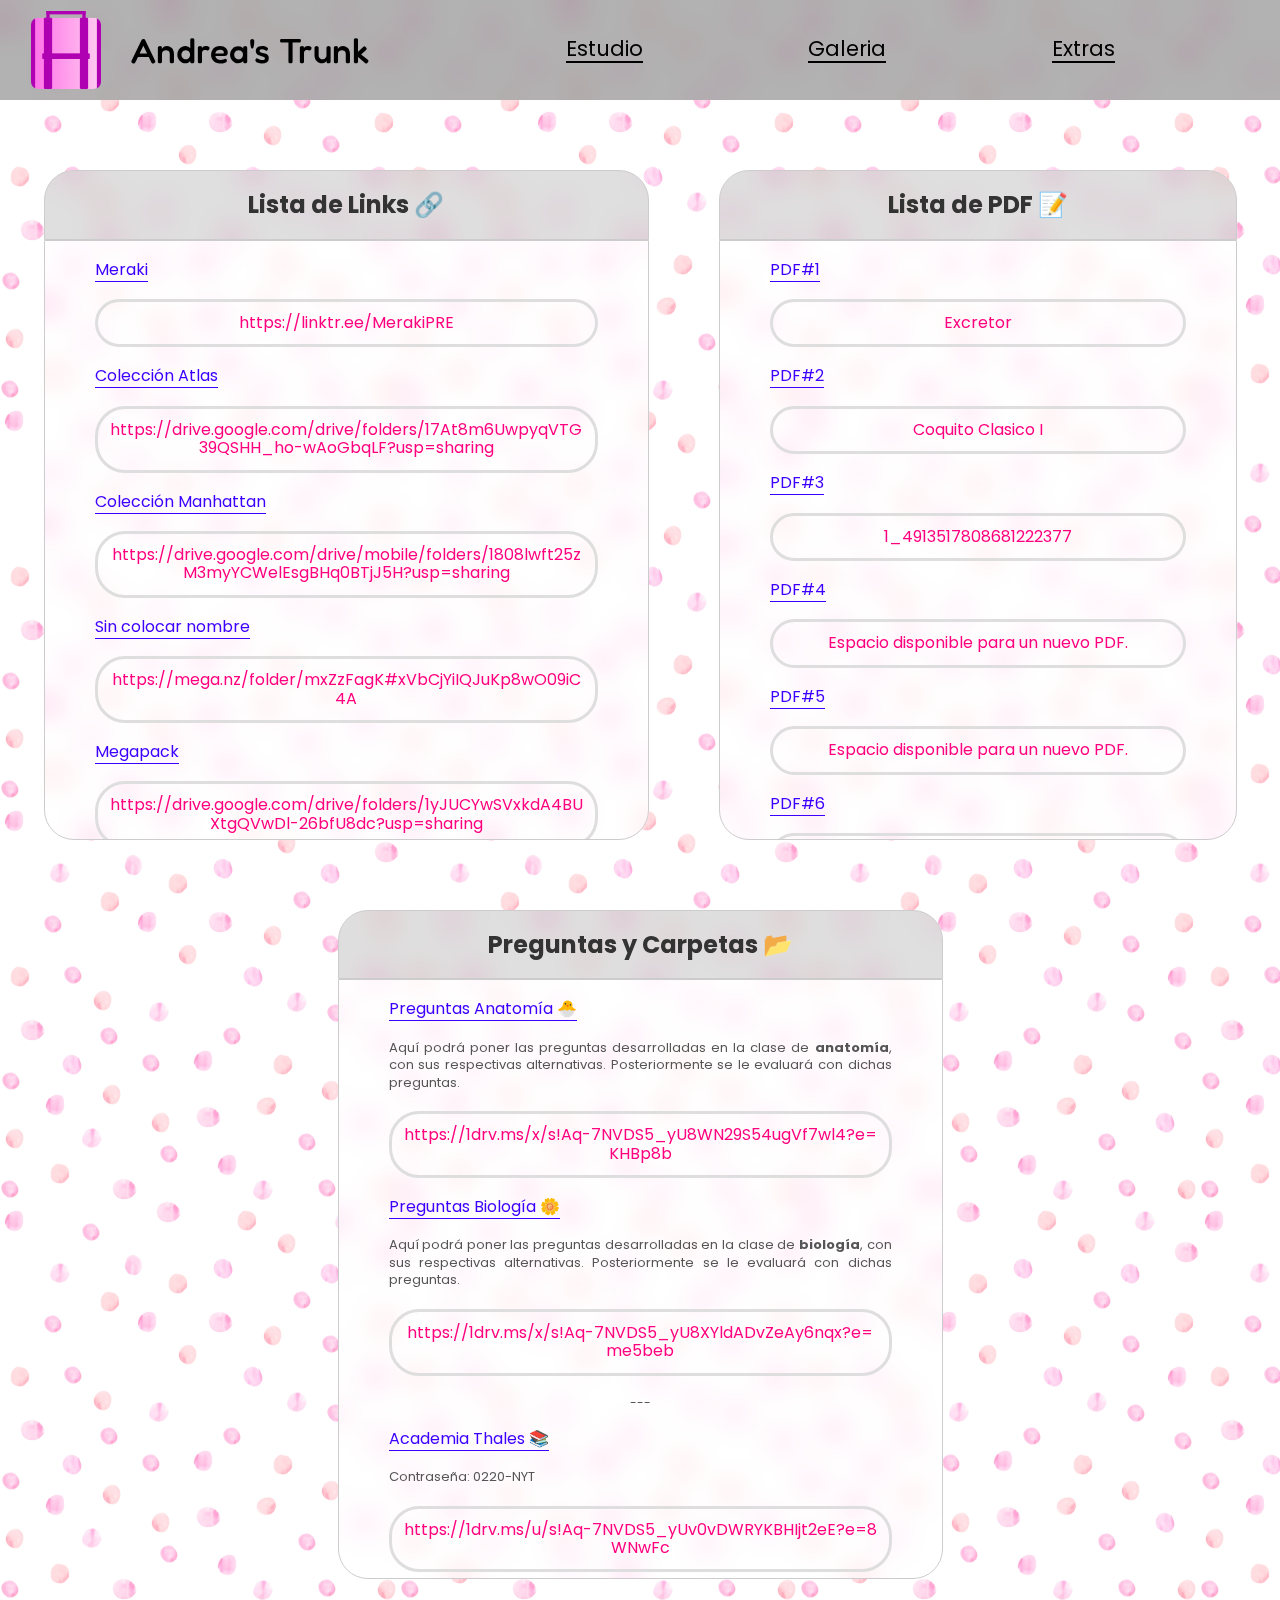
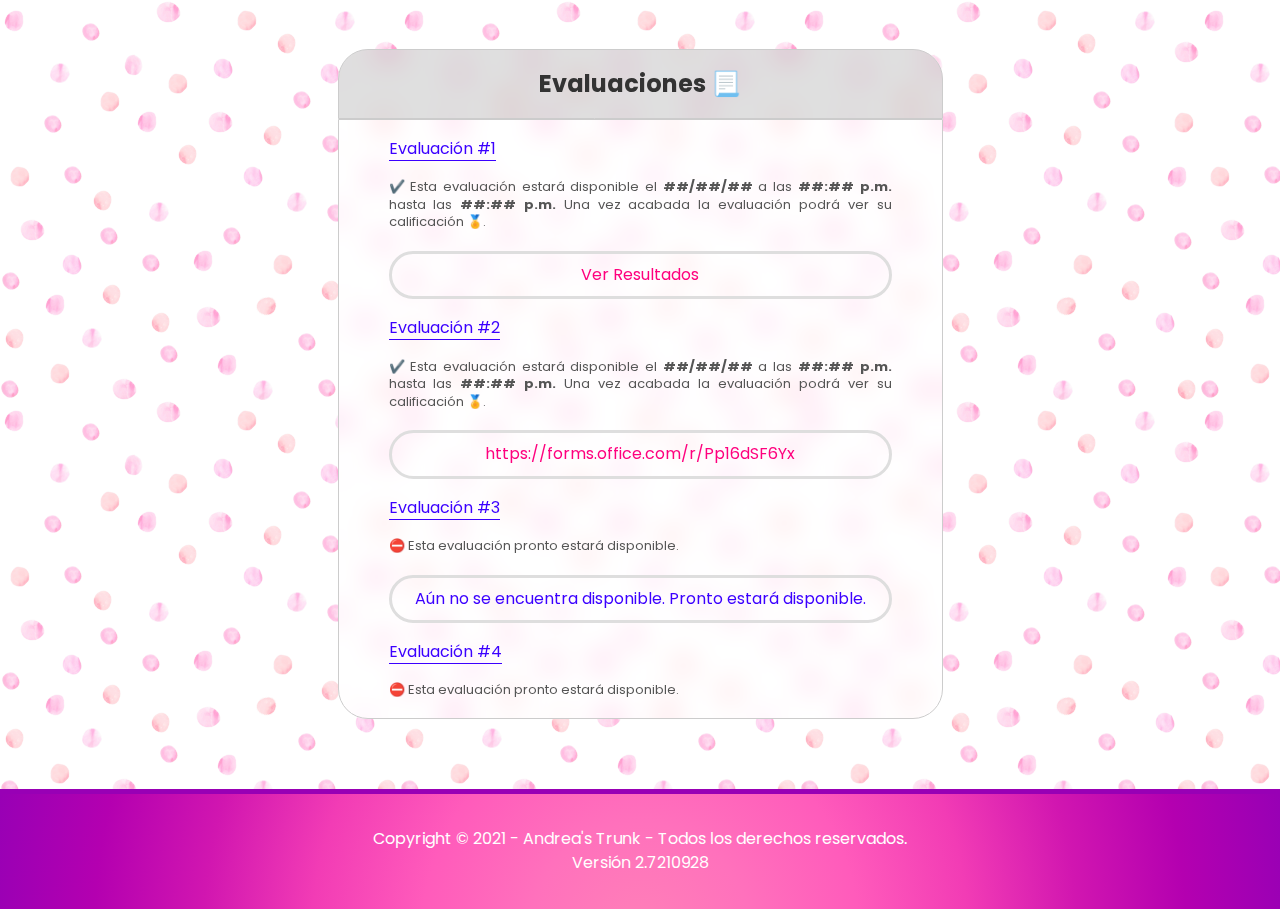
<file: Andrea'sTrunk/index.html>
<!DOCTYPE html>
<html>
	<head>
		<title>
			Andrea's Trunk
		</title>
		
		<meta charset="utf-8">

		<!--Favicón-->
		<link rel="icon" href="img/ico.png">

		<!--RWD Viewport-->
		<meta name="viewport" content="width=device-width, initial-scale=1.0">

		<!--Normalize-->
		<link rel="stylesheet" type="text/css" href="css/normalize.css">

		<!--My styles-->
		<link rel="stylesheet" type="text/css" href="css/styles.css">

		<!-- My code -->
		<script type="text/javascript" src="js/code.js"></script>

		<!--FUENTES-->
		<link rel="preconnect" href="https://fonts.gstatic.com">
		<link href="https://fonts.googleapis.com/css2?family=Poppins:ital,wght@0,100;0,200;0,300;0,400;0,500;0,600;0,700;0,800;0,900;1,100;1,200;1,300;1,400;1,500;1,600;1,700;1,800;1,900&display=swap" rel="stylesheet">
		<link rel="preconnect" href="https://fonts.googleapis.com">
		<link rel="preconnect" href="https://fonts.gstatic.com" crossorigin>
		<link href="https://fonts.googleapis.com/css2?family=Fredoka+One&display=swap" rel="stylesheet">
	</head>
	<body>
		<header>
			<div class="header-logo">
				<img src="img/logo.png" title="Logo de Andrea's Trunk">
				<span title="Andrea's Trunk">Andrea's Trunk</span>
			</div>
		</header>
		<div class="header-div">
			<span></span>
			<nav class="header-nav">
				<a href="index.html">Estudio</a>
				<a href="galeria/galery.html">Galeria</a>
				<a href="estudio/study.html">Extras</a>
			</nav>
		</div>
		<main class="content">
			<section class="content-section lista-link">
				<div class="content-section__title">	
					<h2 class="content-section__title-h2">
						Lista de Links 🔗
					</h2>
				</div>
				<div class="content-section__ul">
					<label class="content-section__label">Meraki</label>
					<div>
						<a href="https://linktr.ee/MerakiPRE" target="_BLANK">https://linktr.ee/MerakiPRE</a>
					</div>
					<label class="content-section__label">Colección Atlas</label>
					<div>
						<a href="https://drive.google.com/drive/folders/17At8m6UwpyqVTG39QSHH_ho-wAoGbqLF?usp=sharing" target="_BLANK">https://drive.google.com/drive/folders/17At8m6UwpyqVTG39QSHH_ho-wAoGbqLF?usp=sharing</a>
					</div>
					<label class="content-section__label">Colección Manhattan</label>
					<div>
						<a href="https://drive.google.com/drive/mobile/folders/1808lwft25zM3myYCWelEsgBHq0BTjJ5H?usp=sharing" target="_BLANK">https://drive.google.com/drive/mobile/folders/1808lwft25zM3myYCWelEsgBHq0BTjJ5H?usp=sharing</a>
					</div>
					<label class="content-section__label">Sin colocar nombre</label>
					<div>
						<a href="https://mega.nz/folder/mxZzFagK#xVbCjYiIQJuKp8wO09iC4A" target="_BLANK">https://mega.nz/folder/mxZzFagK#xVbCjYiIQJuKp8wO09iC4A</a>
					</div>
					<label class="content-section__label">Megapack</label>
					<div>
						<a href="https://drive.google.com/drive/folders/1yJUCYwSVxkdA4BUXtgQVwDl-26bfU8dc?usp=sharing" target="_BLANK">https://drive.google.com/drive/folders/1yJUCYwSVxkdA4BUXtgQVwDl-26bfU8dc?usp=sharing</a>
					</div>
					<label class="content-section__label">134 libros - MIR</label>
					<div>
						<a href="https://drive.google.com/drive/folders/119-dBJ7phe9XOkBs5dB5NrHDu_EvWB00" target="_BLANK">https://drive.google.com/drive/folders/119-dBJ7phe9XOkBs5dB5NrHDu_EvWB00</a>
					</div>
					<label class="content-section__label">Biblioteca Preuniversitaria</label>
					<div>
						<a href="https://drive.google.com/drive/folders/1jPFVf9JqA5gRxgDrVTC_mdnh7xOhPQO2?usp=sharing" target="_BLANK">https://drive.google.com/drive/folders/1jPFVf9JqA5gRxgDrVTC_mdnh7xOhPQO2?usp=sharing</a>
					</div>
					<label class="content-section__label">Sin colocar nombre</label>
					<div>
						<a href="https://mega.nz/folder/rl1EUZpA#7hjNkcDyi53jQ8AJtghqnQ" target="_BLANK">https://mega.nz/folder/rl1EUZpA#7hjNkcDyi53jQ8AJtghqnQ</a>
					</div>
				</div>
			</section>
			<section class="content-section lista-pdf">
					<div class="content-section__title">
						<h2 class="content-section__title-h2">
							Lista de PDF 📝
						</h2>
					</div>
					<div  class="content-section__ul">
						<label class="content-section__label">PDF#1</label>
						<div>
							<a href="pdf/EXCRETOR.pdf" target="_BLANK">Excretor</a>
						</div>
						<label class="content-section__label">PDF#2</label>
						<div>
							<a href="pdf/Coquito Clasico I.pdf" target="_BLANK">Coquito Clasico I</a>
						</div>
						<label class="content-section__label">PDF#3</label>
						<div>
							<a href="pdf/1_4913517808681222377.pdf" target="_BLANK">1_4913517808681222377</a>
						</div>
						<label class="content-section__label">PDF#4</label>
						<div>
							<a href="new" target="_BLANK">Espacio disponible para un nuevo PDF.</a>
						</div>
						<label class="content-section__label">PDF#5</label>
						<div>
							<a href="new" target="_BLANK">Espacio disponible para un nuevo PDF.</a>
						</div>
						<label class="content-section__label">PDF#6</label>
						<div>
							<a href="new" target="_BLANK">Espacio disponible para un nuevo PDF.</a>
						</div>
					</div>
			</section>
			<section class="content-section lista-link">
				<div class="content-section__title">	
					<h2 class="content-section__title-h2">
						Preguntas y Carpetas 📂
					</h2>
				</div>
				<div class="content-section__ul">
					<label class="content-section__label">Preguntas Anatomía 🐣</label>
					<span class="content-section__span">Aquí podrá poner las preguntas desarrolladas en la clase de <b>anatomía</b>, con sus respectivas alternativas. Posteriormente se le evaluará con dichas preguntas.</span>
					<div>
						<a href="https://1drv.ms/x/s!Aq-7NVDS5_yU8WN29S54ugVf7wl4?e=KHBp8b" target="_BLANK">https://1drv.ms/x/s!Aq-7NVDS5_yU8WN29S54ugVf7wl4?e=KHBp8b</a>
					</div>
					<label class="content-section__label">Preguntas Biología 🌼</label>
					<span class="content-section__span">Aquí podrá poner las preguntas desarrolladas en la clase de <b>biología</b>, con sus respectivas alternativas. Posteriormente se le evaluará con dichas preguntas.</span>
					<div>
						<a href="https://1drv.ms/x/s!Aq-7NVDS5_yU8XYldADvZeAy6nqx?e=me5beb" target="_BLANK">https://1drv.ms/x/s!Aq-7NVDS5_yU8XYldADvZeAy6nqx?e=me5beb</a>
					</div>
					<span class="content-section__span-break" >---</span>				
					<label class="content-section__label">Academia Thales 📚</label>
					<span class="content-section__span">Contraseña: 0220-NYT</span>
					<div>
						<a href="https://1drv.ms/u/s!Aq-7NVDS5_yUv0vDWRYKBHIjt2eE?e=8WNwFc" target="_BLANK">https://1drv.ms/u/s!Aq-7NVDS5_yUv0vDWRYKBHIjt2eE?e=8WNwFc</a>
					</div>
					<label class="content-section__label">Academia Thales Medicina 🩺</label>
					<span class="content-section__span">Contraseña: 20.02-11.09-02.12-12.11</span>
					<div>
						<a href="https://1drv.ms/f/s!Aq-7NVDS5_yUwRFoD04mvhwevllc" target="_BLANK">https://1drv.ms/f/s!Aq-7NVDS5_yUwRFoD04mvhwevllc.</a>
					</div>
					<label class="content-section__label">Espacio Libre 📥</label>
					<span class="content-section__span">Contraseña: 0220-NYT</span>
					<div>
						<a href="https://1drv.ms/u/s!Aq-7NVDS5_yU7UyMcgtTRespsXL4?e=WNr5sP" target="_BLANK">https://1drv.ms/u/s!Aq-7NVDS5_yU7UyMcgtTRespsXL4?e=WNr5sP</a>
					</div>
				</div>
			</section>
			<section class="content-section lista-link">
				<div class="content-section__title">	
					<h2 class="content-section__title-h2">
						Evaluaciones 📃
					</h2>
				</div>
				<div class="content-section__ul">
					<label class="content-section__label nmbr__assessment">Evaluación #1</label>
					<span class="content-section__span mssg__assessment"></span>
					<div>
						<a href="https://1drv.ms/b/s!Aq-7NVDS5_yU9GGdc1EhyxmyqbGQ?e=oruG7g" target="_BLANK">Ver Resultados</a>
					</div>
					<label class="content-section__label nmbr__assessment">Evaluación #2</label>
					<span class="content-section__span mssg__assessment"> ✔️ Esta evaluación estará disponible el <b>03/10/21</b> a las <b>##:## p.m.</b> hasta las <b>##:## p.m.</b> Una vez acabada la evaluación podrá ver su calificación 🏅.</span>
					<div>
						<a href="https://forms.office.com/r/Pp16dSF6Yx" target="_BLANK">https://forms.office.com/r/Pp16dSF6Yx</a>
					</div>
					<label class="content-section__label nmbr__assessment">Evaluación #3</label>
					<span class="content-section__span mssg__assessment"></span>
					<div class="not-wbk">
						<a href="" target="_BLANK">Aún no se encuentra disponible. Pronto estará disponible.</a>
					</div>
					<label class="content-section__label nmbr__assessment">Evaluación #4</label>
					<span class="content-section__span mssg__assessment"></span>
					<div class="not-wbk">
						<a href="" target="_BLANK">Aún no se encuentra disponible. Pronto estará disponible.</a>
					</div>
					<label class="content-section__label nmbr__assessment">Evaluación #5</label>
					<span class="content-section__span mssg__assessment"> </span>
					<div class="not-wbk">
						<a href="" target="_BLANK">Aún no se encuentra disponible. Pronto estará disponible.</a>
					</div>
					<label class="content-section__label nmbr__assessment">Evaluación #6</label>
					<span class="content-section__span mssg__assessment"> </span>
					<div class="not-wbk">
						<a href="" target="_BLANK">Aún no se encuentra disponible. Pronto estará disponible.</a>
					</div>
					<label class="content-section__label nmbr__assessment">Evaluación #7</label>
					<span class="content-section__span mssg__assessment"> </span>
					<div class="not-wbk">
						<a href="" target="_BLANK">Aún no se encuentra disponible. Pronto estará disponible.</a>
					</div>
					<label class="content-section__label nmbr__assessment">Evaluación #8</label>
					<span class="content-section__span mssg__assessment"> </span>
					<div class="not-wbk">
						<a href="" target="_BLANK">Aún no se encuentra disponible. Pronto estará disponible.</a>
					</div>
					<label class="content-section__label nmbr__assessment">Evaluación #9</label>
					<span class="content-section__span mssg__assessment"></span>
					<div class="not-wbk">
						<a href="" target="_BLANK">Aún no se encuentra disponible. Pronto estará disponible.</a>
					</div>
					<label class="content-section__label nmbr__assessment">Evaluación #10</label>
					<span class="content-section__span mssg__assessment"></span>
					<div class="not-wbk">
						<a href="" target="_BLANK">Aún no se encuentra disponible. Pronto estará disponible.</a>
					</div>
				</div>
			</section>
		</main>
		<footer>
			<p class="version">
				Copyright © 2021 - Andrea's Trunk - Todos los derechos reservados.<br> Versión 2.7210928
			</p>
		</footer>
	</body>
</html>
</file>
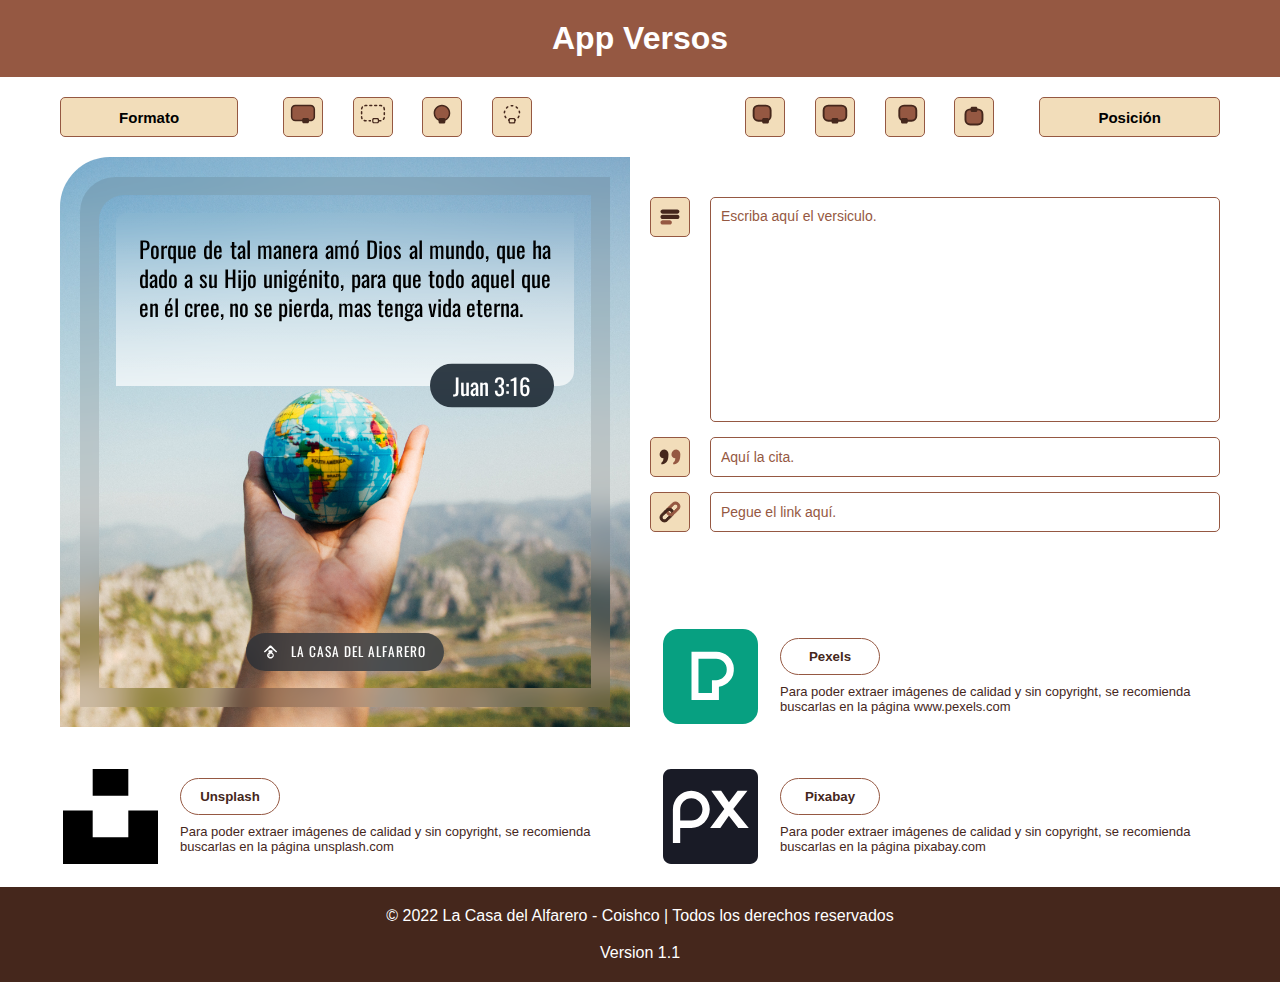
<file: AppVersos/index.html>
<!DOCTYPE html>
<html>
	<head>
		<meta charset="utf-8">
		<title>
			App Versos
		</title>
		<!--Favicón-->
		<link rel="icon" href="img/ico.png">

		<!--RWD Viewport-->
		<meta name="viewport" content="width=device-width, initial-scale=1.0">

		<!--Normalize-->
		<link rel="stylesheet" type="text/css" href="normalize.css">

		<!--My styles-->
		<link rel="stylesheet" type="text/css" href="style.css">

		<!-- My code -->
		<script type="text/javascript" src="code.js"></script>

		<!--FUENTES-->
		<link rel="preconnect" href="https://fonts.googleapis.com">
		<link rel="preconnect" href="https://fonts.gstatic.com" crossorigin>
		<link href="https://fonts.googleapis.com/css2?family=Ephesis&display=swap" rel="stylesheet">
		<link href="https://fonts.googleapis.com/css2?family=Oswald&display=swap" rel="stylesheet">
	</head>
	<body>
		<header id ="header">
			<h1 class="header__h1">App Versos</h1>
		</header>
		<main class="main">
			<section class="section section--flex-container">
				<div class="section__div section__div--corner-left">Formato</div>
				<div class="section__space"></div>
				<div class="buttons">
					<div class="buttons__container">
						<div class="buttons__square buttons__square--corner-left">
							<img src="img/icons/button01-format.svg" class="buttons__img">
						</div>
						<div class="buttons__space"></div>
						<div class="buttons__square">
							<img src="img/icons/button02-format.svg" class="buttons__img">
						</div>
						<div class="buttons__space"></div>
						<div class="buttons__square">
							<img src="img/icons/button03-format.svg" class="buttons__img">
						</div>
						<div class="buttons__space"></div>
						<div class="buttons__square buttons__square--corner-right">
							<img src="img/icons/button04-format.svg" class="buttons__img">
						</div>
					</div>
					<div class="buttons__container">
						<div class="buttons__square buttons__square--corner-left">
							<img src="img/icons/button01-position.svg" class="buttons__img">
						</div>
						<div class="buttons__space"></div>
						<div class="buttons__square">
							<img src="img/icons/button02-position.svg" class="buttons__img">
						</div>
						<div class="buttons__space"></div>
						<div class="buttons__square">
							<img src="img/icons/button03-position.svg" class="buttons__img">
						</div>
						<div class="buttons__space"></div>
						<div class="buttons__square buttons__square--corner-right">
							<img src="img/icons/button04-position.svg" class="buttons__img">
						</div>
					</div>
				</div>
				<div class="section__space"></div>
				<div class="section__div section__div--corner-right">Posición</div>
			</section>
			<section class="section">
				<div class="wallpaper">
					<div class="corner">
						<div class="middle">
							<div class="square">
								<div class="square__content square__content--pstn-expand">
									<div class="circle__content">
										<p class="square__verse square__verse--frmt-SWBG">
											Porque de tal manera amó Dios al mundo, que ha dado a su Hijo unigénito, para que todo aquel que en él cree, no se pierda, mas tenga vida eterna.
										</p>
									</div>
									<span class="square__quote square__quote--frmt-SWBG">
										Juan 3:16
									</span>
								</div>
							<div class="brand">
								<div class="brand__content">
									<img src="img/LCDA-S-W.svg" class="brand__img">
									<span class="brand__text">LA CASA DEL ALFARERO</span>
								</div>
							</div>
						</div>
					</div>
				</div>
			</div>
			</section>
			<section class="section section--form">
				<form class="section__form">
					<div class="content-form">
						<div class="content-form__button">
							<img src="img/icons/button-verse-form.svg" class="content-form__img">
						</div>
						<textarea type="text" class="content-form__verse" value placeholder="Escriba aquí el versiculo." required></textarea>
					</div>
					<div class="content-form">
						<div class="content-form__button">
							<img src="img/icons/button-quote-form.svg" class="content-form__img">
						</div>
						<input type="text" class="content-form__quote" value placeholder="Aquí la cita." required>
					</div>
					<div class="content-form">
						<div class="content-form__button">
							<img src="img/icons/button-url-form.svg" class="content-form__img">
						</div>
						<input type="text" class="content-form__url" value placeholder="Pegue el link aquí." required>
					</div>
				</form>
			</section>
			<section class="section">
				<div class="suggestion-block">
					<div class="suggestion-block__img">
						<a href="https://www.pexels.com/es-es/" class="suggestion-block__link" target="BLANK_">
							<svg width="95%" height="95%" viewBox="0 0 50 50">
								<g transform="translate(-3894 2762)">
									<rect width="50" height="50" rx="8" transform="translate(3894 -2762)" fill="#07a081"></rect><path d="M32.671,44.73h7.091V37.935H41.9a5.657,5.657,0,1,0,0-11.314H32.671Zm10.763,3.622H29V23H41.9a9.271,9.271,0,0,1,1.53,18.435Z" transform="translate(3880 -2773)" fill="#fff"></path>
								</g>
							</svg>
						</a>
					</div>
					<div class="suggestion-block__content">
						<h5 class="suggestion-block__name">Pexels</h5>
						<p class="suggestion-block__description">Para poder extraer imágenes de calidad y sin copyright, se recomienda buscarlas en la página www.pexels.com</p>
					</div>					
				</div>
			</section>
			<section class="section">
				<div class="suggestion-block">
					<div class="suggestion-block__img">
						<a href="https://unsplash.com/es" class="suggestion-block__link" target="BLANK_">
							<svg width="95%" height="95%" viewBox="0 0 32 32" version="1.1" aria-labelledby="página-de-inicio-de-unsplash" aria-hidden="false">
								<path d="M10 9V0h12v9H10zm12 5h10v18H0V14h10v9h12v-9z">
								</path>
							</svg>
						</a>
					</div>
					<div class="suggestion-block__content">
						<h5 class="suggestion-block__name">Unsplash</h5>
						<p class="suggestion-block__description">Para poder extraer imágenes de calidad y sin copyright, se recomienda buscarlas en la página unsplash.com</p>
					</div>
				</div>
			</section>
			<section class="section">
				<div class="suggestion-block">
					<div class="suggestion-block__img">
						<a href="https://pixabay.com/" class="suggestion-block__link" target="BLANK_">
							<svg width="95%" height="95%" viewBox="0 0 48 48" fill-rule="evenodd" clip-rule="evenodd" stroke-linejoin="round" stroke-miterlimit="2" xmlns="http://www.w3.org/2000/svg">
							<path d="M48 4c0-2.208-1.792-4-4-4H4C1.792 0 0 1.792 0 4v40c0 2.208 1.792 4 4 4h40c2.208 0 4-1.792 4-4V4z" fill="#191b26"></path>
							<path d="M33.268 23.681l4.789 6.129h5.277l-7.82-9.624L42.672 11h-4.963l-4.389 5.743L29.384 11h-4.998l6.583 9.186-7.158 9.624h5.155l4.302-6.129zM14.296 11.009c-2.638.066-4.831.98-6.578 2.741C5.972 15.512 5.066 17.723 5 20.384v16.952h3.694v-7.534h5.602c2.641-.068 4.84-.989 6.599-2.763 1.759-1.773 2.672-3.991 2.739-6.654-.067-2.662-.98-4.873-2.739-6.634-1.759-1.762-3.958-2.675-6.599-2.742zM8.694 26.077v-5.692c.039-1.609.583-2.943 1.634-4.003 1.05-1.059 2.373-1.608 3.968-1.648 1.615.04 2.95.589 4.005 1.648 1.055 1.06 1.601 2.394 1.64 4.003-.039 1.628-.585 2.975-1.64 4.039-1.055 1.063-2.39 1.614-4.005 1.653H8.694z" fill="#fff"></path>
							</svg>
						</a>
					</div>
					<div class="suggestion-block__content">
						<h5 class="suggestion-block__name">Pixabay</h5>
						<p class="suggestion-block__description">Para poder extraer imágenes de calidad y sin copyright, se recomienda buscarlas en la página pixabay.com</p>
					</div>
				</div>
			</section>
		</main>
		<footer id = "footer">
			<p>© 2022 La Casa del Alfarero - Coishco | Todos los derechos reservados</p>
			<p><br>Version 1.1</p>
		</footer>
	</body>
</html>
</file>
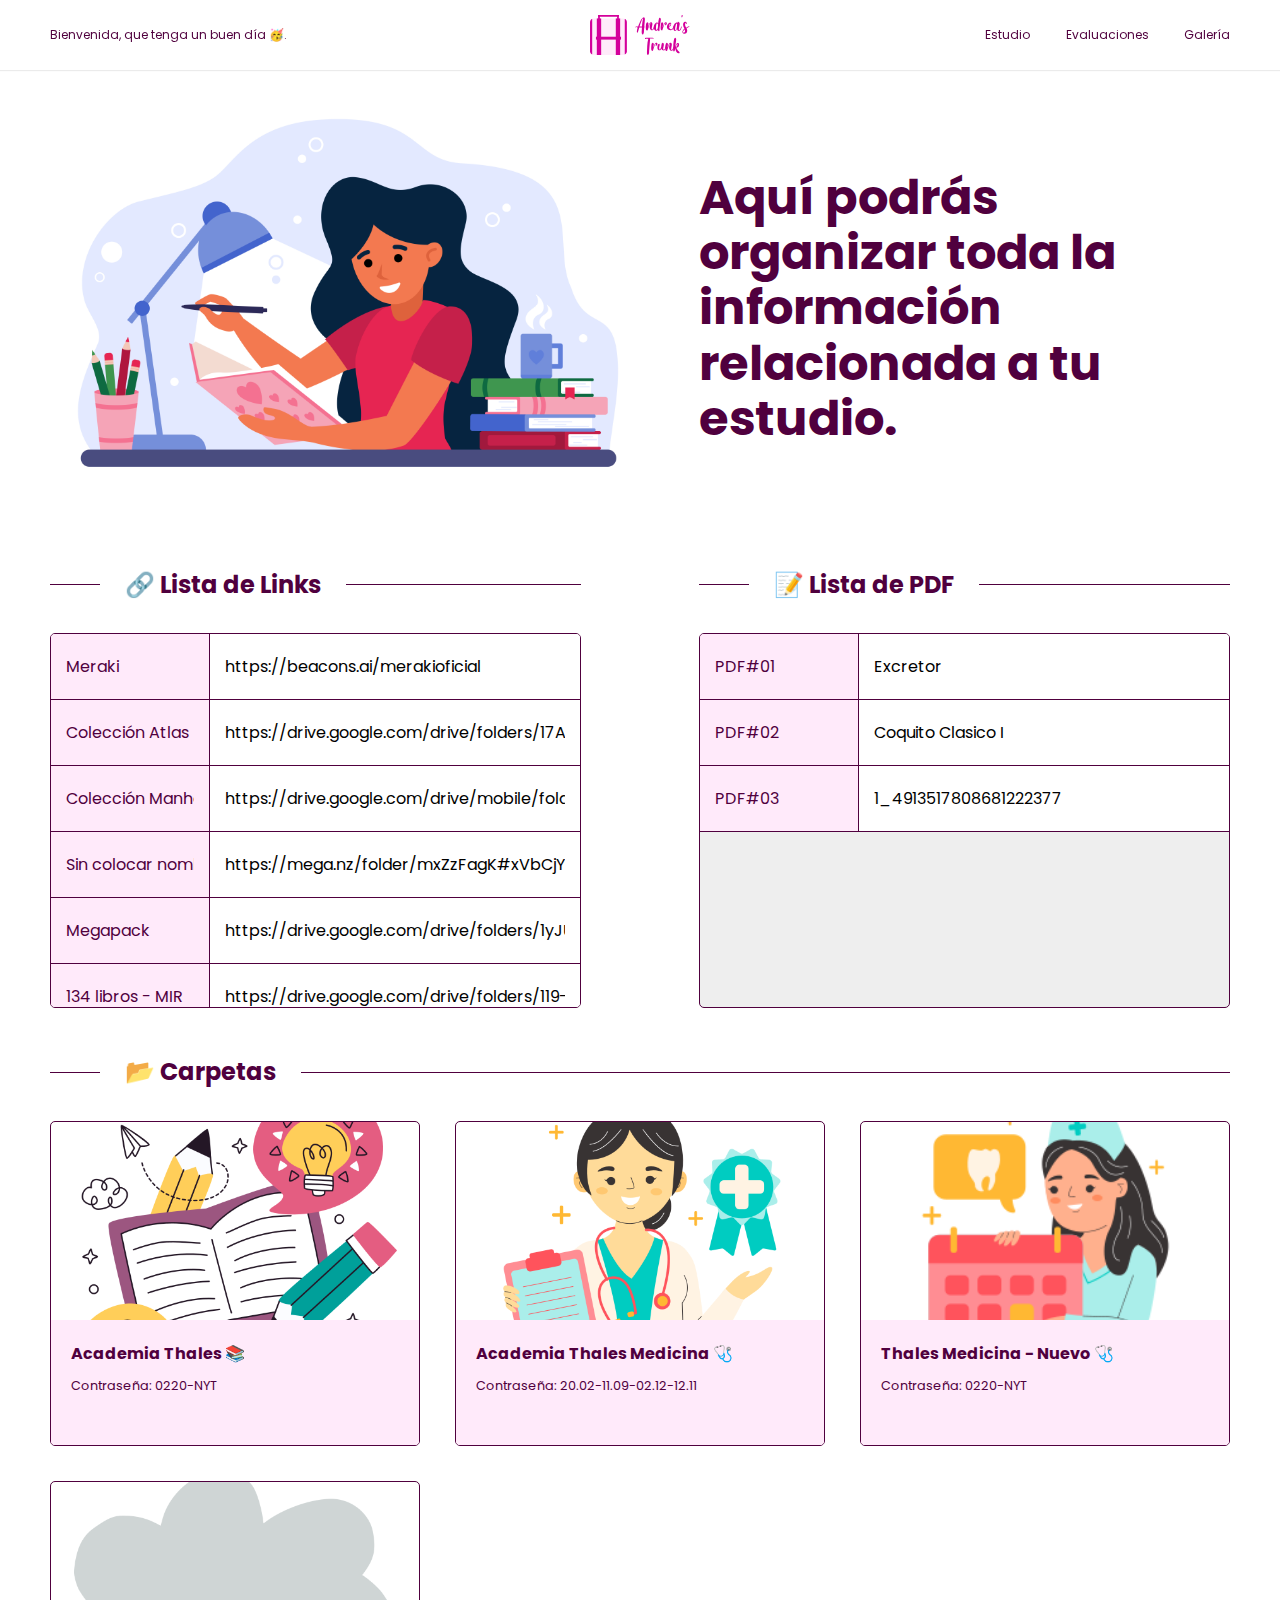
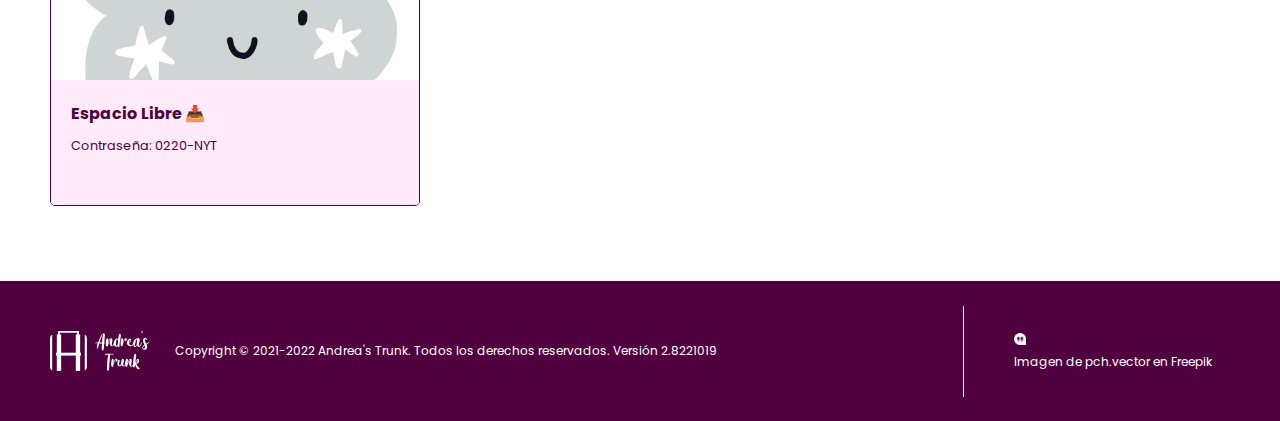
<file: Andrea'sTrunk/NewVersion/index.html>
<!DOCTYPE html>
<html lang="es">
<head>
    <meta charset="UTF-8">
    <meta http-equiv="X-UA-Compatible" content="IE=edge">
    <meta name="viewport" content="width=device-width, initial-scale=1.0">
    
    <title>Andrea's Trunk</title>

    <!--Favicón-->
    <link rel="icon" href="img/ico.ico">

    <!--Normalize-->
	<link rel="stylesheet" type="text/css" href="css/normalize.css">

    <!--My styles-->
	<link rel="stylesheet" type="text/css" href="css/styles__header-main-footer.css">
	<link rel="stylesheet" type="text/css" href="css/styles.css">
    
	<!-- My codes -->
	<script type="text/javascript" src="js/code__header-main-footer.js"></script>
	
    <!-- Icons-->
    <link rel='stylesheet' href='https://cdn-uicons.flaticon.com/uicons-solid-straight/css/uicons-solid-straight.css'>
	
    <!--Fonts -->
	<link rel="preconnect" href="https://fonts.gstatic.com">
	<link href="https://fonts.googleapis.com/css2?family=Poppins:ital,wght@0,100;0,200;0,300;0,400;0,500;0,600;0,700;0,800;0,900;1,100;1,200;1,300;1,400;1,500;1,600;1,700;1,800;1,900&display=swap" rel="stylesheet">
	<link rel="preconnect" href="https://fonts.googleapis.com">
	<link rel="preconnect" href="https://fonts.gstatic.com" crossorigin>
	<link href="https://fonts.googleapis.com/css2?family=Fredoka+One&display=swap" rel="stylesheet">
</head>
<body>
    <header id="header">
        <div class="header__message">
            Bienvenida, que tenga un buen día 🥳.
        </div>
        <div class="header__logo">
             <img class="header__img" src="img/logo.svg" title="Andrea's Trunk" alt="Andrea's Trunk Logo"> 
        </div>
        <div class="header__links">
            <a href="index.html">
                <div class="link-content">
                    <i class="fi fi-ss-book"></i>
                    <span class="link-content__name">Estudio</span> 
                </div>
            </a>
            <a href="evaluaciones/index.html">
                <div class="link-content">
                    <i class="fi fi-ss-file-spreadsheet"></i>
                    <span class="link-content__name">Evaluaciones</span> 
                </div>
            </a>
            <a href="galería/index.html">
                <div class="link-content">
                    <i class="fi fi-ss-camera"></i>
                    <span class="link-content__name">Galería</span>
                </div>
            </a>
        </div>
    </header>
    <main id="main">
        <section class="filing">
            <div class="filing__picture">
                <img class="filing__picture-img" src="img/pictureOne.jpg">
            </div>
            <p class="filing__message">Aquí podrás organizar toda la información relacionada a tu estudio.</p>
        </section>
        <section class="section">
            <div class="section__block">
                <div class="section__title">
                    <div class="section__divline"></div>
                    <span class="section__name">🔗 Lista de Links</span> 
                    <div class="section__divline"></div>
                </div>
                <div class="section__content">
                    <!-- mediante javascript -->
                </div>
            </div>
            <div class="section__block">
                <div class="section__title">
                    <div class="section__divline"></div>
                    <span class="section__name">📝 Lista de PDF</span> 
                    <div class="section__divline"></div>
                </div>
                <div class="section__content">
                    <!-- mediante javascript -->
                </div>
            </div>
            <div class="section__block">
                <div class="section__title">
                    <div class="section__divline"></div>
                    <span class="section__name">📂 Carpetas</span> 
                    <div class="section__divline"></div>
                </div>
                <div class="folder">
                    <!-- mediante javascript -->
            </div>
        </section>
        <script type="text/javascript" src="js/code.js"></script>
    </main>
    <footer id="footer">
        <div class="footer__info">
            <img class = "footer__img" src="img/logo-W.svg">
            <span class="footer__copyright">Copyright ©  2021-2022 Andrea's Trunk. Todos los derechos reservados. Versión 2.8221019</span>
        </div>
        <div class= "footer__divline"></div>
        <div class="footer__extra">
            <div class="extra-content">
                <img class="extra-content__img" src="img/comentar-citar.svg">
                <span class="extra-content__text">Imagen de pch.vector en Freepik</span>
            </div>
        </div>
    </footer>
</body>
</html>
</file>
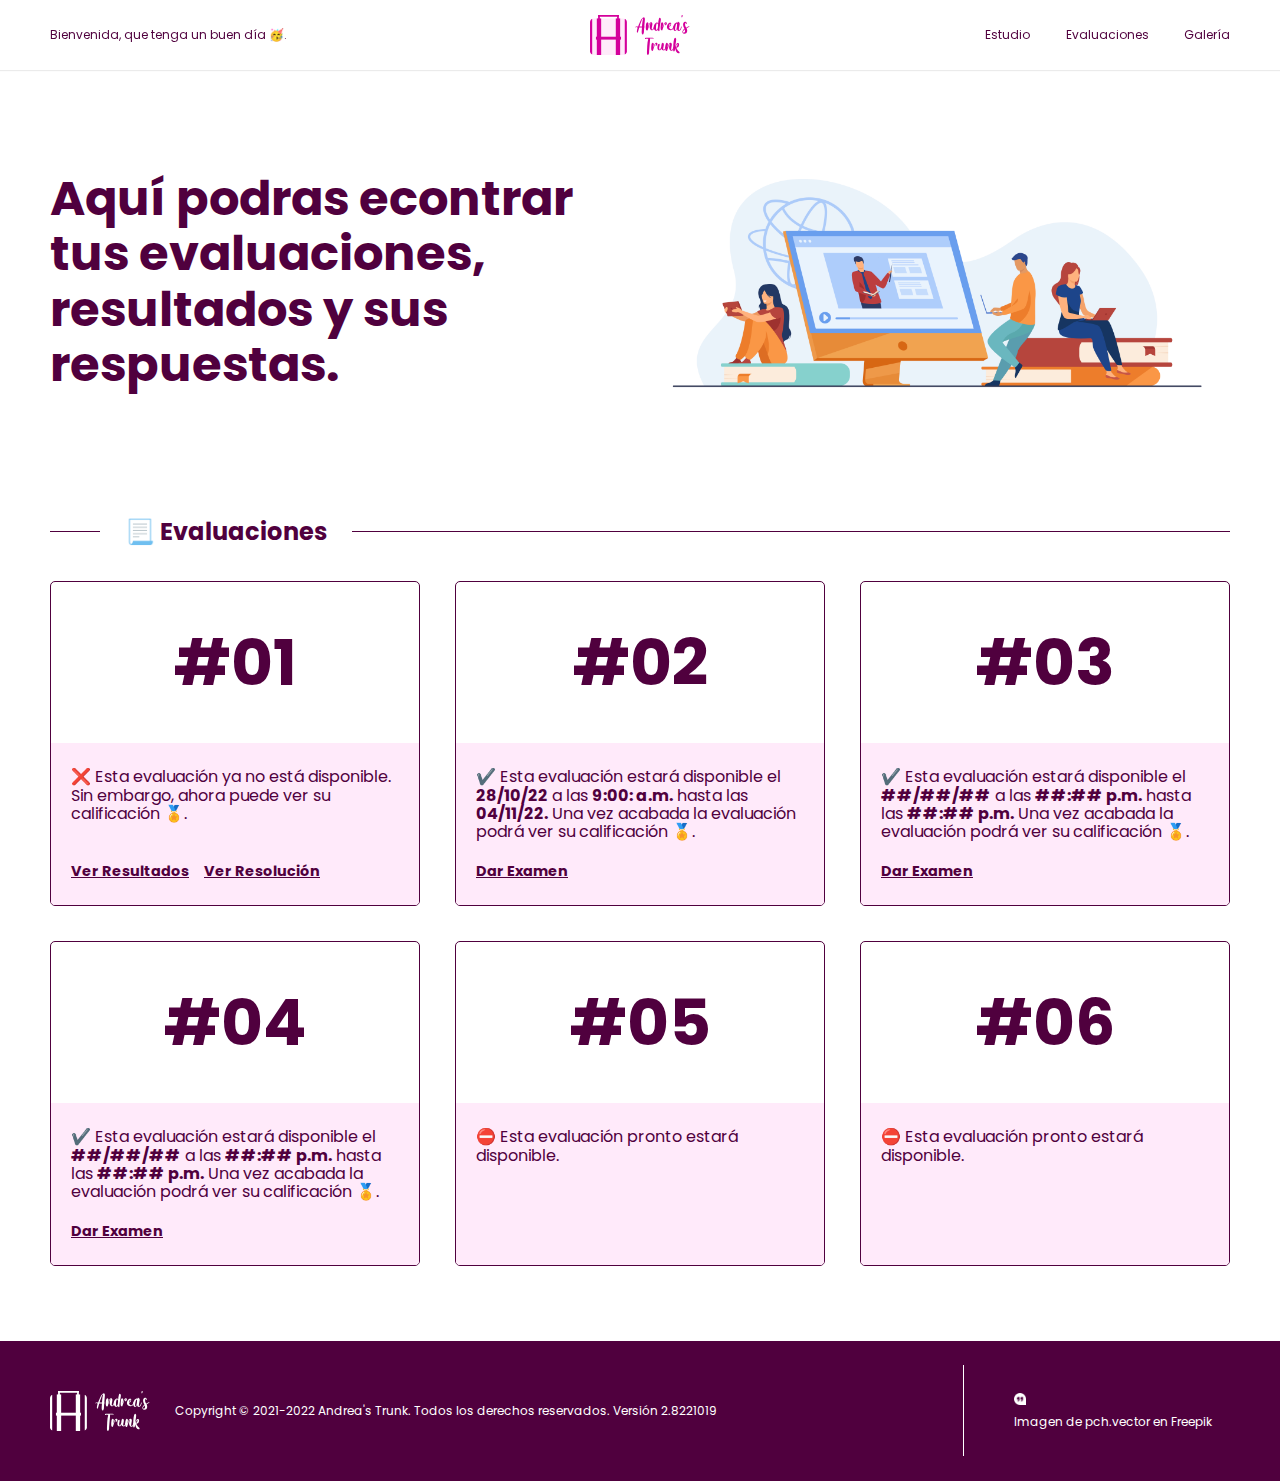
<file: Andrea'sTrunk/NewVersion/evaluaciones/index.html>
<!DOCTYPE html>
<html lang="es">
<head>
    <meta charset="UTF-8">
    <meta http-equiv="X-UA-Compatible" content="IE=edge">
    <meta name="viewport" content="width=device-width, initial-scale=1.0">
    
    <title>Andrea's Trunk</title>

    <!--Favicón-->
    <link rel="icon" href="../img/ico.ico">

    <!--Normalize-->
	<link rel="stylesheet" type="text/css" href="../css/normalize.css">

    <!--My styles-->
	<link rel="stylesheet" type="text/css" href="../css/styles__header-main-footer.css">
    <link rel="stylesheet" type="text/css" href="css/styles.css">

	<!-- My codes -->
	<script type="text/javascript" src="../js/code__header-main-footer.js"></script>

    <!-- Icons-->
    <link rel='stylesheet' href='https://cdn-uicons.flaticon.com/uicons-solid-straight/css/uicons-solid-straight.css'>
	
    <!--Fonts -->
	<link rel="preconnect" href="https://fonts.gstatic.com">
	<link href="https://fonts.googleapis.com/css2?family=Poppins:ital,wght@0,100;0,200;0,300;0,400;0,500;0,600;0,700;0,800;0,900;1,100;1,200;1,300;1,400;1,500;1,600;1,700;1,800;1,900&display=swap" rel="stylesheet">
	<link rel="preconnect" href="https://fonts.googleapis.com">
	<link rel="preconnect" href="https://fonts.gstatic.com" crossorigin>
	<link href="https://fonts.googleapis.com/css2?family=Fredoka+One&display=swap" rel="stylesheet">
</head>
<body>
    <header id="header">
        <div class="header__message">
            Bienvenida, que tenga un buen día 🥳.
        </div>
        <div class="header__logo">
             <img class="header__img" src="../img/logo.svg" title="Andrea's Trunk" alt="Andrea's Trunk Logo"> 
        </div>
        <div class="header__links">
            <a href="../index.html">
                <div class="link-content">
                    <i class="fi fi-ss-book"></i>
                    <span class="link-content__name">Estudio</span> 
                </div>
            </a>
            <a href="index.html">
                <div class="link-content">
                    <i class="fi fi-ss-file-spreadsheet"></i>
                    <span class="link-content__name">Evaluaciones</span> 
                </div>
            </a>
            <a href="../galería/index.html">
                <div class="link-content">
                    <i class="fi fi-ss-camera"></i>
                    <span class="link-content__name">Galería</span>
                </div>
            </a>    
        </div>
    </header>
    <main id="main">
        <section class="filing">
            <div class="filing__picture">
                <img src="img/pictureSecond.jpg" class="filing__picture-img">
            </div>
            <p class="filing__message">Aquí podras econtrar tus evaluaciones, resultados y sus respuestas.</p>
        </section>
        <section class="section">
            <div class="section__block">
                <div class="section__title">
                    <div class="section__divline"></div>
                    <span class="section__name">📃 Evaluaciones </span> 
                    <div class="section__divline"></div>
                </div>
                <div class="assessment">
                    <!-- mediante javascript -->
                </div>
	            <script type="text/javascript" src="js/code.js"></script>
            </div>
        </section>
    </main>
    <footer id="footer">
        <div class="footer__info">
            <img class = "footer__img" src="../img/logo-W.svg">
            <span class="footer__copyright">Copyright ©  2021-2022 Andrea's Trunk. Todos los derechos reservados. Versión 2.8221019</span>
        </div>
        <div class= "footer__divline"></div>
        <div class="footer__extra">
            <div class="extra-content">
                <img class="extra-content__img" src="../img/comentar-citar.svg">
                <span class="extra-content__text">Imagen de pch.vector en Freepik</span>
            </div>
        </div>
    </footer>
</body>
</html>
</file>
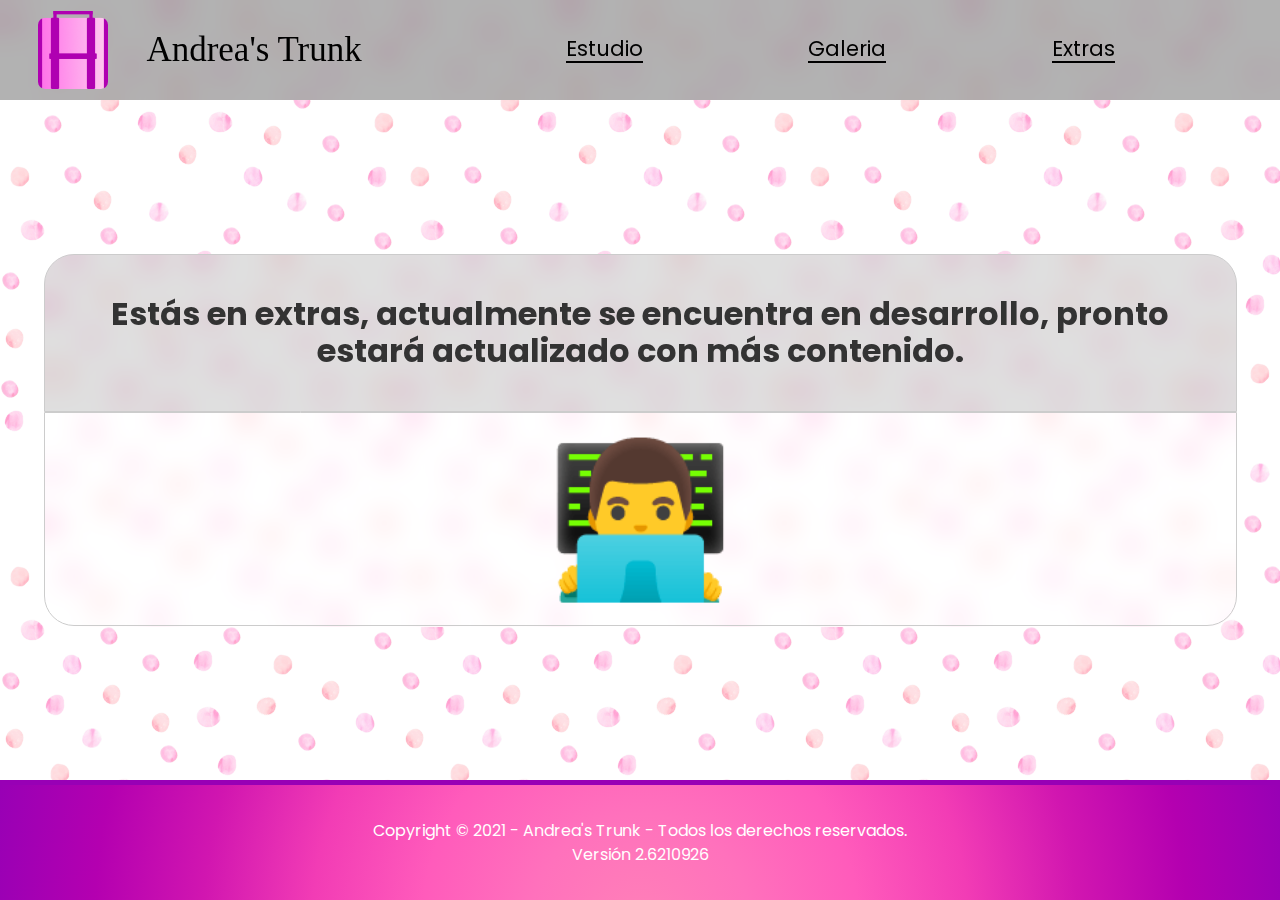
<file: estudio/study.html>
<!DOCTYPE html>
<html>
	<head>
		<title>
			Andrea's Trunk
		</title>
		<meta charset="utf-8">
		<!--Favicón-->
		<link rel="icon" href="../img/ico.png">
		<!--RWD Viewport-->
		<meta name="viewport" content="width=device-width, initial-scale=1.0">
		<!--My styles-->
		<link rel="stylesheet" type="text/css" href="css/styles.css">
		<!--Normalize-->
		<link rel="stylesheet" type="text/css" href="css/normalize.css">
		<!--FUENTES-->
		<link rel="preconnect" href="https://fonts.gstatic.com">
		<link href="https://fonts.googleapis.com/css2?family=Poppins:ital,wght@0,100;0,200;0,300;0,400;0,500;0,600;0,700;0,800;0,900;1,100;1,200;1,300;1,400;1,500;1,600;1,700;1,800;1,900&display=swap" rel="stylesheet">
	</head>
	<body>
		<header>
			<div class="header-logo">
				<img src="../img/logo.png" title="Logo de Andrea's Trunk"><span title="Andrea's Trunk">Andrea's Trunk</span>
			</div>
		</header>
		<div class="header-div">
			<span></span>
			<nav class="header-nav">
				<a href="../index.html">Estudio</a>
				<a href="../galeria/galery.html">Galeria</a>
				<a href="study.html">Extras</a>
			</nav>
		</div>
		<main class="content">
			<section class="content-section">
				<div class="content-section__title">
					<h1 class="content-section__title-h2">Estás en extras, actualmente se encuentra en desarrollo, pronto estará actualizado con más contenido.</h1>
				</div>
				<div class="content-section__ul">
					<h2>
						👨‍💻
					</h2>
				</div>
			</section>
			
		</main>
		<footer>
			<div class="version">
				<p>
					Copyright © 2021 - Andrea's Trunk - Todos los derechos reservados.<br> Versión 2.6210926
				</p>
			</div>
		</footer>
	</body>
</html>
</file>
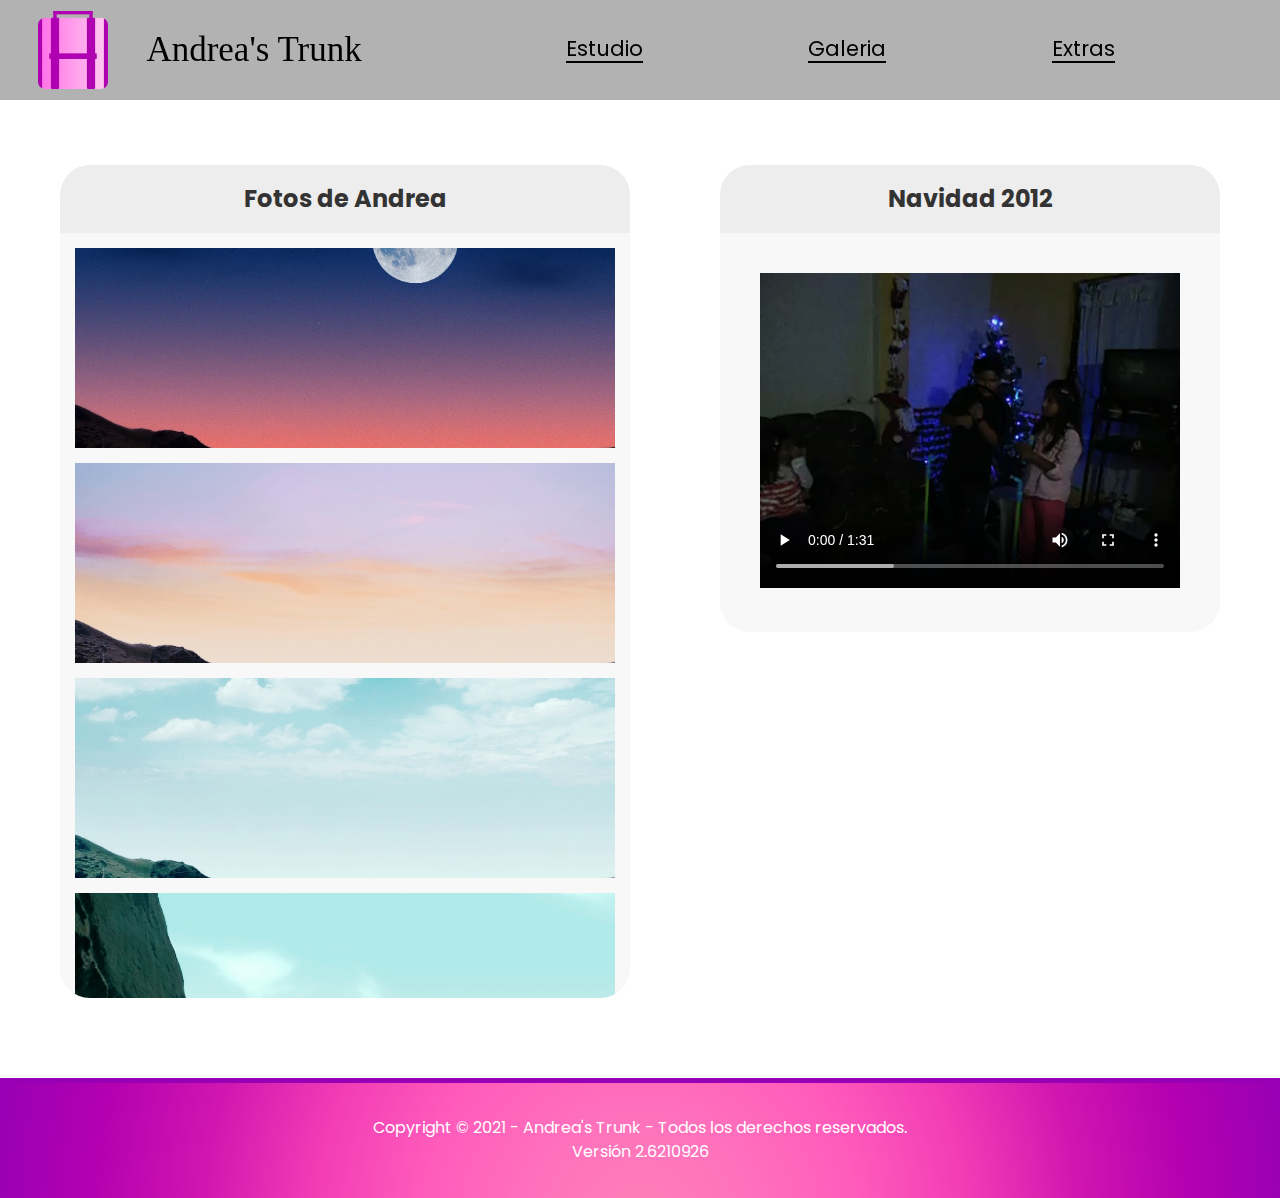
<file: galeria/galery.html>
<!DOCTYPE html>
<html>
	<head>
		<title>
			Andrea's Trunk
		</title>
		<meta charset="utf-8">
		<!--Favicón-->
		<link rel="icon" href="../img/ico.png">
		<!--RWD Viewport-->
		<meta name="viewport" content="width=device-width, initial-scale=1.0">
		<!--My styles-->
		<link rel="stylesheet" type="text/css" href="css/styles.css">
		<!--Normalize-->
		<link rel="stylesheet" type="text/css" href="css/normalize.css">
		<!--FUENTES-->
		<link rel="preconnect" href="https://fonts.gstatic.com">
		<link href="https://fonts.googleapis.com/css2?family=Poppins:ital,wght@0,100;0,200;0,300;0,400;0,500;0,600;0,700;0,800;0,900;1,100;1,200;1,300;1,400;1,500;1,600;1,700;1,800;1,900&display=swap" rel="stylesheet">
	</head>
	<body>
		<header>
			<div class="header-logo">
				<img src="../img/logo.png" title="Logo de Andrea's Trunk"><span title="Andrea's Trunk">Andrea's Trunk</span>
			</div>
		</header>
		<div class="header-div">
			<span></span>
			<nav class="header-nav">
				<a href="../index.html">Estudio</a>
				<a href="galery.html">Galeria</a>
				<a href="../estudio/study.html">Extras</a>
			</nav>
		</div>
		<main class="content">
			<section class="content-section galery">
				<div class="content-section__title">	
					<h2 class="content-section__title-h2">
						Fotos de Andrea
					</h2>
				</div>	
				<div class="content-section__galery">
					<img src="../galery/1631132346575.jpg">
					<img src="../galery/1631132346602.jpg">
					<img src="../galery/1631132346629.jpg">
					<img src="../galery/1631132346649.jpg">
					<img src="../galery/1631132346670.jpg">
					<img src="../galery/1631132346688.jpg">
					<img src="../galery/1631132346708.jpg">
					<img src="../galery/1631132346725.jpg">
					<img src="../galery/1631132346745.jpg">
					<img src="../galery/1631132346762.jpg">
					<img src="../galery/1631132346782.jpg">
					<img src="../galery/1631132346818.jpg">
					<img src="../galery/1631132346836.jpg">
					<img src="../galery/1631132346855.jpg">
					<img src="../galery/1631132346873.jpg">
					<img src="../galery/1631132346892.jpg">
					<img src="../galery/1631132346910.jpg">
					<img src="../galery/1631132346929.jpg">
					<img src="../galery/1631132346946.jpg">
					<img src="../galery/1631132346966.jpg">
					<img src="../galery/1631132346983.jpg">
					<img src="../galery/1631132347002.jpg">
					<img src="../galery/1631132347020.jpg">
					<img src="../galery/1631132347039.jpg">
					<img src="../galery/1631132347057.jpg">
					<img src="../galery/1631132347076.jpg">
					<img src="../galery/1631132347093.jpg">
					<img src="../galery/1631132347112.jpg">
					<img src="../galery/1631132347129.jpg">
					<img src="../galery/1631132347148.jpg">
					<img src="../galery/1631132347166.jpg">
					<img src="../galery/1631132347184.jpg">
					<img src="../galery/1631132347202.jpg">
					<img src="../galery/1631132347221.jpg">
					<img src="../galery/1631132347239.jpg">
					<img src="../galery/1631132347258.jpg">
					<img src="../galery/1631132347275.jpg">
					<img src="../galery/1631132347294.jpg">
					<img src="../galery/1631132347312.jpg">
					<img src="../galery/1631132347331.jpg">
					<img src="../galery/1631132347349.jpg">
					<img src="../galery/1631132347368.jpg">
					<img src="../galery/1631132347385.jpg">
					<img src="../galery/1631132347404.jpg">
					<img src="../galery/1631132347422.jpg">
					<img src="../galery/1631132347441.jpg">
					<img src="../galery/1631132347458.jpg">
					<img src="../galery/1631132347477.jpg">
					<img src="../galery/1631132347496.jpg">
					<img src="../galery/1631132347518.jpg">
					<img src="../galery/1631132347536.jpg">
					<img src="../galery/1631132347556.jpg">
					<img src="../galery/1631132347574.jpg">
					<img src="../galery/1631132347593.jpg">
					<img src="../galery/1631132347611.jpg">
					<img src="../galery/1631132347630.jpg">
					<img src="../galery/1631132347648.jpg">
					<img src="../galery/1631132347666.jpg">
					<img src="../galery/1631132347684.jpg">
					<img src="../galery/1631132347703.jpg">
					<img src="../galery/1631132347721.jpg">
					<img src="../galery/1631132347739.jpg">
					<img src="../galery/1631132347756.jpg">
					<img src="../galery/1631132347775.jpg">
					<img src="../galery/1631132347793.jpg">
					<img src="../galery/1631132347817.jpg">
					<img src="../galery/1631132347854.jpg">
					<img src="../galery/1631132347872.jpg">
					<img src="../galery/1631132347908.jpg">
					<img src="../galery/1631132347927.jpg">
					<img src="../galery/1631132347945.jpg">
					<img src="../galery/1631132347964.jpg">
				</div>
			</section>
			<section class="content-section lista-video">
				<div class="content-section__title">
					<h2 class="content-section__title-h2">
						Navidad 2012
					</h2>
				</div>
				<div class="content-section__video">
					<video src="../img/Navidad_2012.mp4" controls=""></video>
				</div>
			</section>
		</main>
		<footer>
			<p class="version">
				Copyright © 2021 - Andrea's Trunk - Todos los derechos reservados.<br> Versión 2.6210926
			</p>
		</footer>
	</body>
</html>
</file>
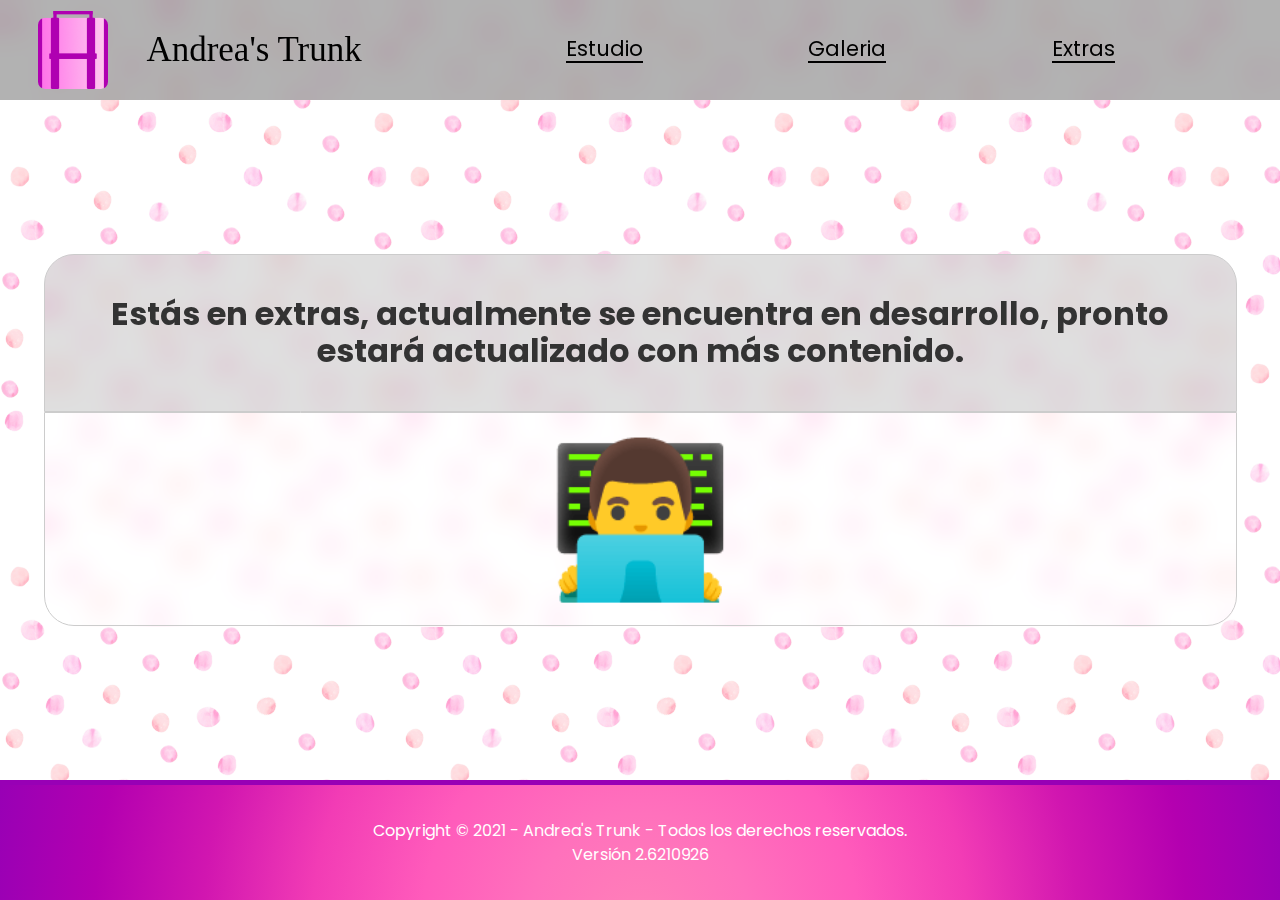
<file: Andrea'sTrunk/estudio/study.html>
<!DOCTYPE html>
<html>
	<head>
		<title>
			Andrea's Trunk
		</title>
		<meta charset="utf-8">
		<!--Favicón-->
		<link rel="icon" href="../img/ico.png">
		<!--RWD Viewport-->
		<meta name="viewport" content="width=device-width, initial-scale=1.0">
		<!--My styles-->
		<link rel="stylesheet" type="text/css" href="css/styles.css">
		<!--Normalize-->
		<link rel="stylesheet" type="text/css" href="css/normalize.css">
		<!--FUENTES-->
		<link rel="preconnect" href="https://fonts.gstatic.com">
		<link href="https://fonts.googleapis.com/css2?family=Poppins:ital,wght@0,100;0,200;0,300;0,400;0,500;0,600;0,700;0,800;0,900;1,100;1,200;1,300;1,400;1,500;1,600;1,700;1,800;1,900&display=swap" rel="stylesheet">
	</head>
	<body>
		<header>
			<div class="header-logo">
				<img src="../img/logo.png" title="Logo de Andrea's Trunk"><span title="Andrea's Trunk">Andrea's Trunk</span>
			</div>
		</header>
		<div class="header-div">
			<span></span>
			<nav class="header-nav">
				<a href="../index.html">Estudio</a>
				<a href="../galeria/galery.html">Galeria</a>
				<a href="study.html">Extras</a>
			</nav>
		</div>
		<main class="content">
			<section class="content-section">
				<div class="content-section__title">
					<h1 class="content-section__title-h2">Estás en extras, actualmente se encuentra en desarrollo, pronto estará actualizado con más contenido.</h1>
				</div>
				<div class="content-section__ul">
					<h2>
						👨‍💻
					</h2>
				</div>
			</section>
			
		</main>
		<footer>
			<div class="version">
				<p>
					Copyright © 2021 - Andrea's Trunk - Todos los derechos reservados.<br> Versión 2.6210926
				</p>
			</div>
		</footer>
	</body>
</html>
</file>
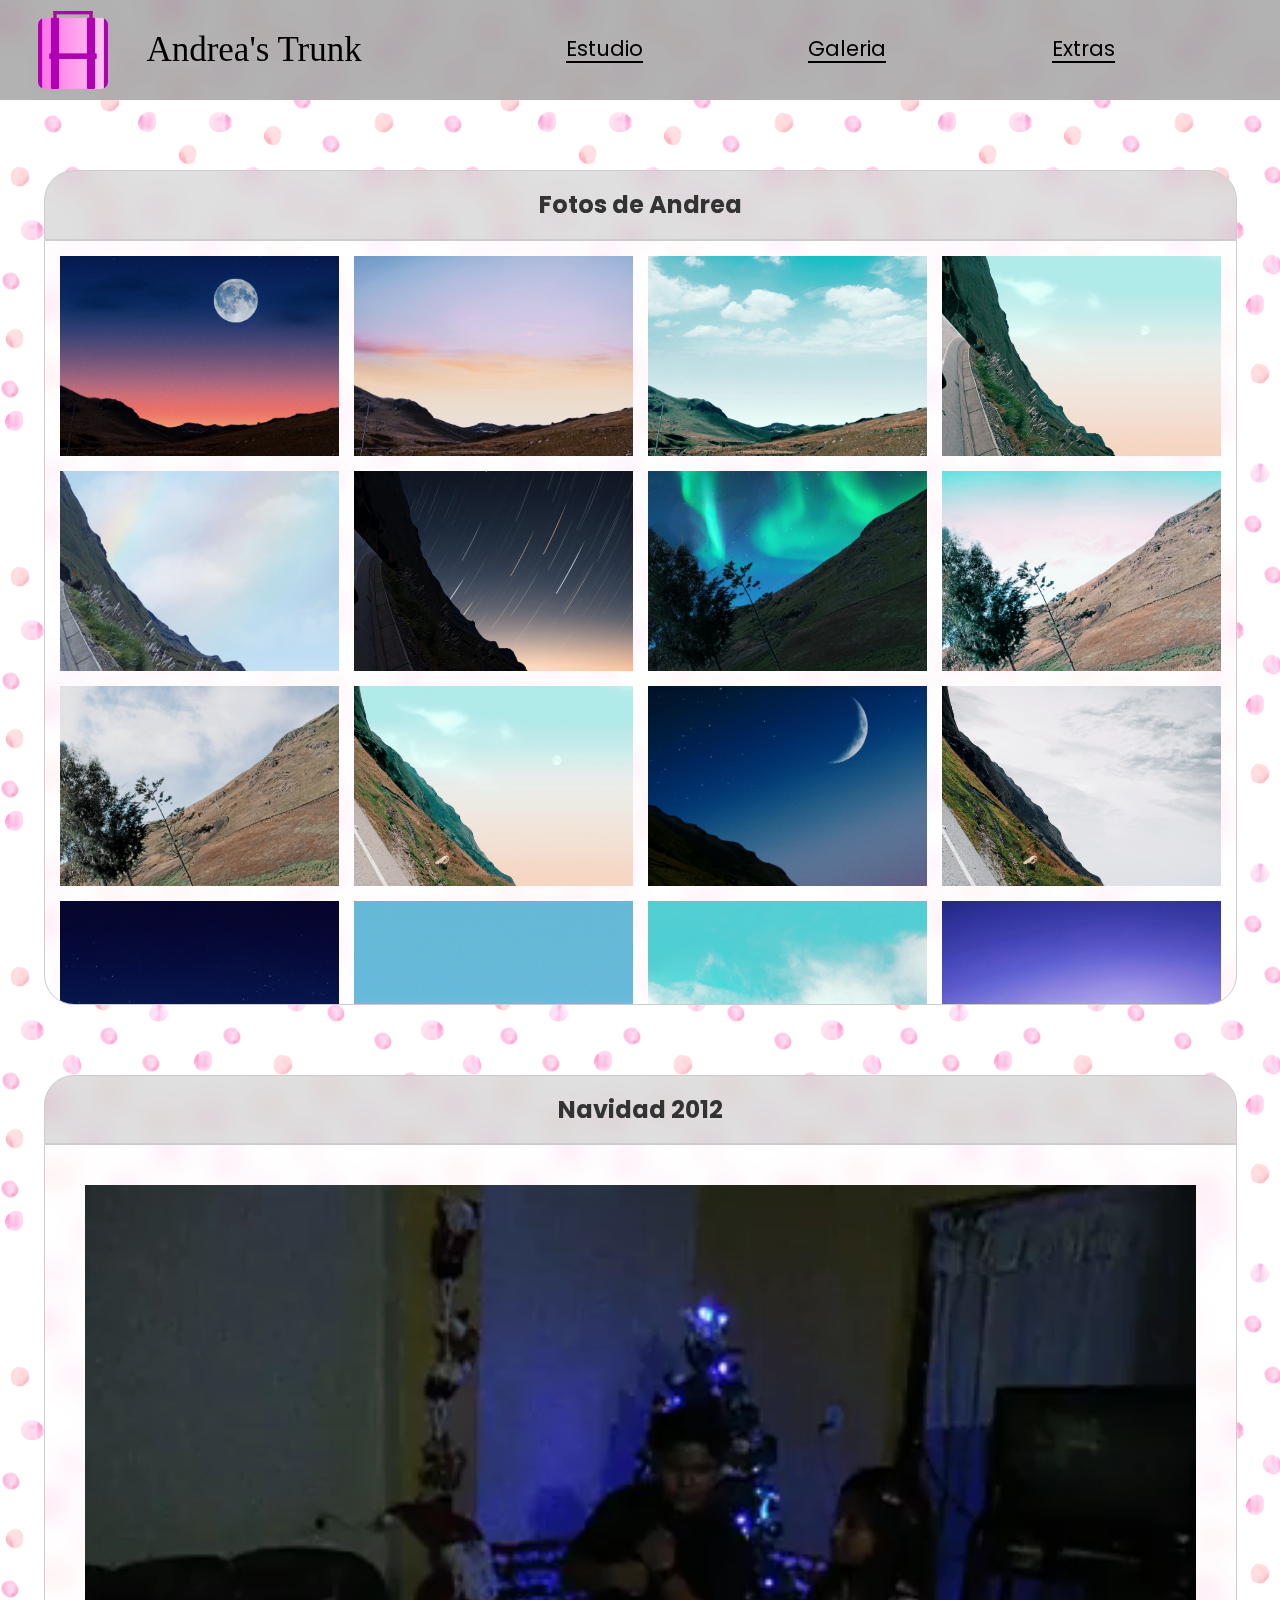
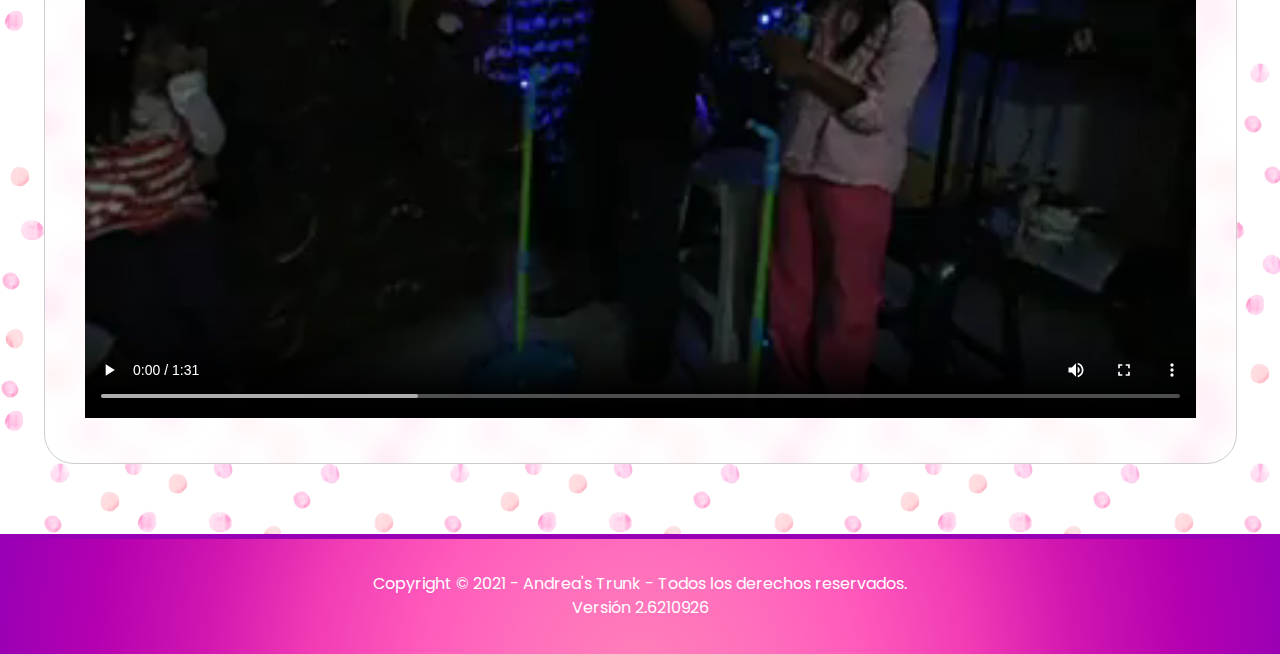
<file: Andrea'sTrunk/galeria/galery.html>
<!DOCTYPE html>
<html>
	<head>
		<title>
			Andrea's Trunk
		</title>
		<meta charset="utf-8">
		<!--Favicón-->
		<link rel="icon" href="../img/ico.png">
		<!--RWD Viewport-->
		<meta name="viewport" content="width=device-width, initial-scale=1.0">
		<!--My styles-->
		<link rel="stylesheet" type="text/css" href="css/styles.css">
		<!--Normalize-->
		<link rel="stylesheet" type="text/css" href="css/normalize.css">
		<!--FUENTES-->
		<link rel="preconnect" href="https://fonts.gstatic.com">
		<link href="https://fonts.googleapis.com/css2?family=Poppins:ital,wght@0,100;0,200;0,300;0,400;0,500;0,600;0,700;0,800;0,900;1,100;1,200;1,300;1,400;1,500;1,600;1,700;1,800;1,900&display=swap" rel="stylesheet">
	</head>
	<body>
		<header>
			<div class="header-logo">
				<img src="../img/logo.png" title="Logo de Andrea's Trunk"><span title="Andrea's Trunk">Andrea's Trunk</span>
			</div>
		</header>
		<div class="header-div">
			<span></span>
			<nav class="header-nav">
				<a href="../index.html">Estudio</a>
				<a href="galery.html">Galeria</a>
				<a href="../estudio/study.html">Extras</a>
			</nav>
		</div>
		<main class="content">
			<section class="content-section galery">
				<div class="content-section__title">	
					<h2 class="content-section__title-h2">
						Fotos de Andrea
					</h2>
				</div>	
				<div class="content-section__galery">
					<img src="../galery/1631132346575.jpg">
					<img src="../galery/1631132346602.jpg">
					<img src="../galery/1631132346629.jpg">
					<img src="../galery/1631132346649.jpg">
					<img src="../galery/1631132346670.jpg">
					<img src="../galery/1631132346688.jpg">
					<img src="../galery/1631132346708.jpg">
					<img src="../galery/1631132346725.jpg">
					<img src="../galery/1631132346745.jpg">
					<img src="../galery/1631132346762.jpg">
					<img src="../galery/1631132346782.jpg">
					<img src="../galery/1631132346818.jpg">
					<img src="../galery/1631132346836.jpg">
					<img src="../galery/1631132346855.jpg">
					<img src="../galery/1631132346873.jpg">
					<img src="../galery/1631132346892.jpg">
					<img src="../galery/1631132346910.jpg">
					<img src="../galery/1631132346929.jpg">
					<img src="../galery/1631132346946.jpg">
					<img src="../galery/1631132346966.jpg">
					<img src="../galery/1631132346983.jpg">
					<img src="../galery/1631132347002.jpg">
					<img src="../galery/1631132347020.jpg">
					<img src="../galery/1631132347039.jpg">
					<img src="../galery/1631132347057.jpg">
					<img src="../galery/1631132347076.jpg">
					<img src="../galery/1631132347093.jpg">
					<img src="../galery/1631132347112.jpg">
					<img src="../galery/1631132347129.jpg">
					<img src="../galery/1631132347148.jpg">
					<img src="../galery/1631132347166.jpg">
					<img src="../galery/1631132347184.jpg">
					<img src="../galery/1631132347202.jpg">
					<img src="../galery/1631132347221.jpg">
					<img src="../galery/1631132347239.jpg">
					<img src="../galery/1631132347258.jpg">
					<img src="../galery/1631132347275.jpg">
					<img src="../galery/1631132347294.jpg">
					<img src="../galery/1631132347312.jpg">
					<img src="../galery/1631132347331.jpg">
					<img src="../galery/1631132347349.jpg">
					<img src="../galery/1631132347368.jpg">
					<img src="../galery/1631132347385.jpg">
					<img src="../galery/1631132347404.jpg">
					<img src="../galery/1631132347422.jpg">
					<img src="../galery/1631132347441.jpg">
					<img src="../galery/1631132347458.jpg">
					<img src="../galery/1631132347477.jpg">
					<img src="../galery/1631132347496.jpg">
					<img src="../galery/1631132347518.jpg">
					<img src="../galery/1631132347536.jpg">
					<img src="../galery/1631132347556.jpg">
					<img src="../galery/1631132347574.jpg">
					<img src="../galery/1631132347593.jpg">
					<img src="../galery/1631132347611.jpg">
					<img src="../galery/1631132347630.jpg">
					<img src="../galery/1631132347648.jpg">
					<img src="../galery/1631132347666.jpg">
					<img src="../galery/1631132347684.jpg">
					<img src="../galery/1631132347703.jpg">
					<img src="../galery/1631132347721.jpg">
					<img src="../galery/1631132347739.jpg">
					<img src="../galery/1631132347756.jpg">
					<img src="../galery/1631132347775.jpg">
					<img src="../galery/1631132347793.jpg">
					<img src="../galery/1631132347817.jpg">
					<img src="../galery/1631132347854.jpg">
					<img src="../galery/1631132347872.jpg">
					<img src="../galery/1631132347908.jpg">
					<img src="../galery/1631132347927.jpg">
					<img src="../galery/1631132347945.jpg">
					<img src="../galery/1631132347964.jpg">
				</div>
			</section>
			<section class="content-section lista-video">
				<div class="content-section__title">
					<h2 class="content-section__title-h2">
						Navidad 2012
					</h2>
				</div>
				<div class="content-section__video">
					<video src="../img/Navidad_2012.mp4" controls=""></video>
				</div>
			</section>
		</main>
		<footer>
			<p class="version">
				Copyright © 2021 - Andrea's Trunk - Todos los derechos reservados.<br> Versión 2.6210926
			</p>
		</footer>
	</body>
</html>
</file>
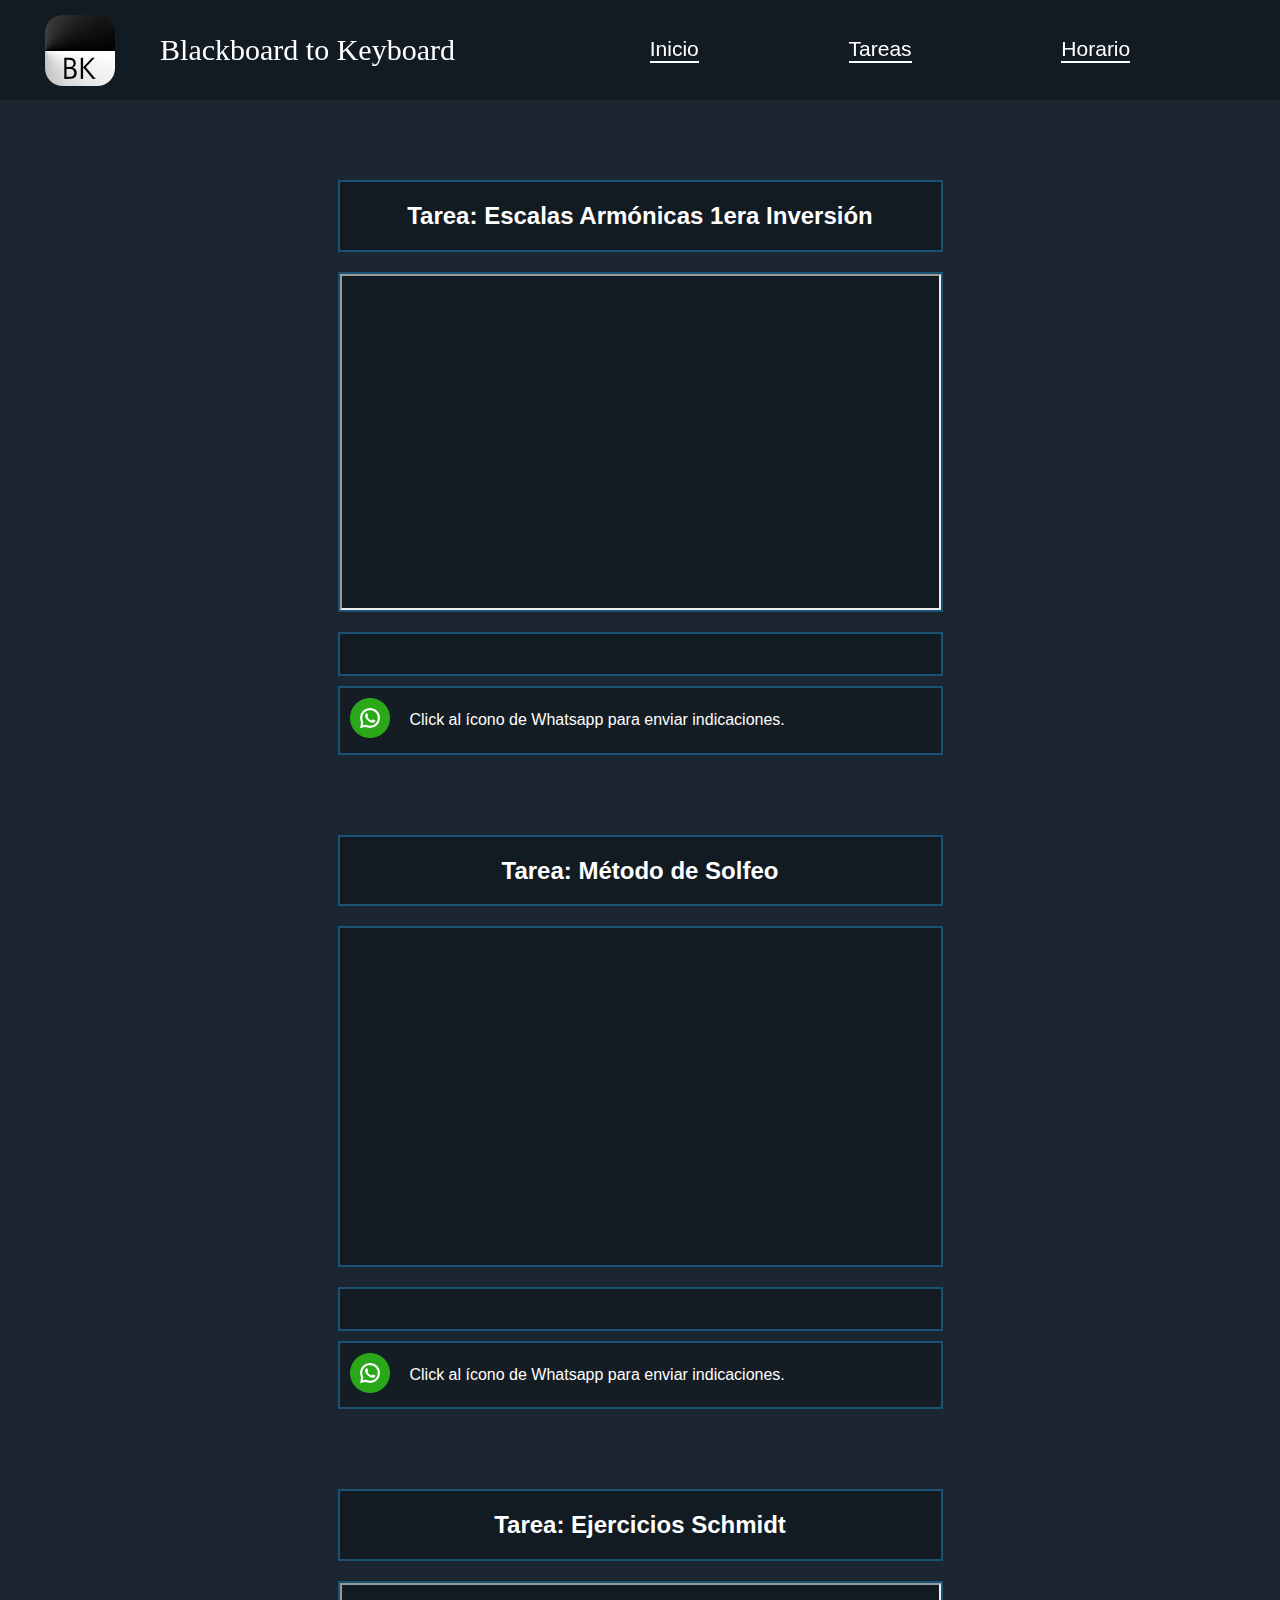
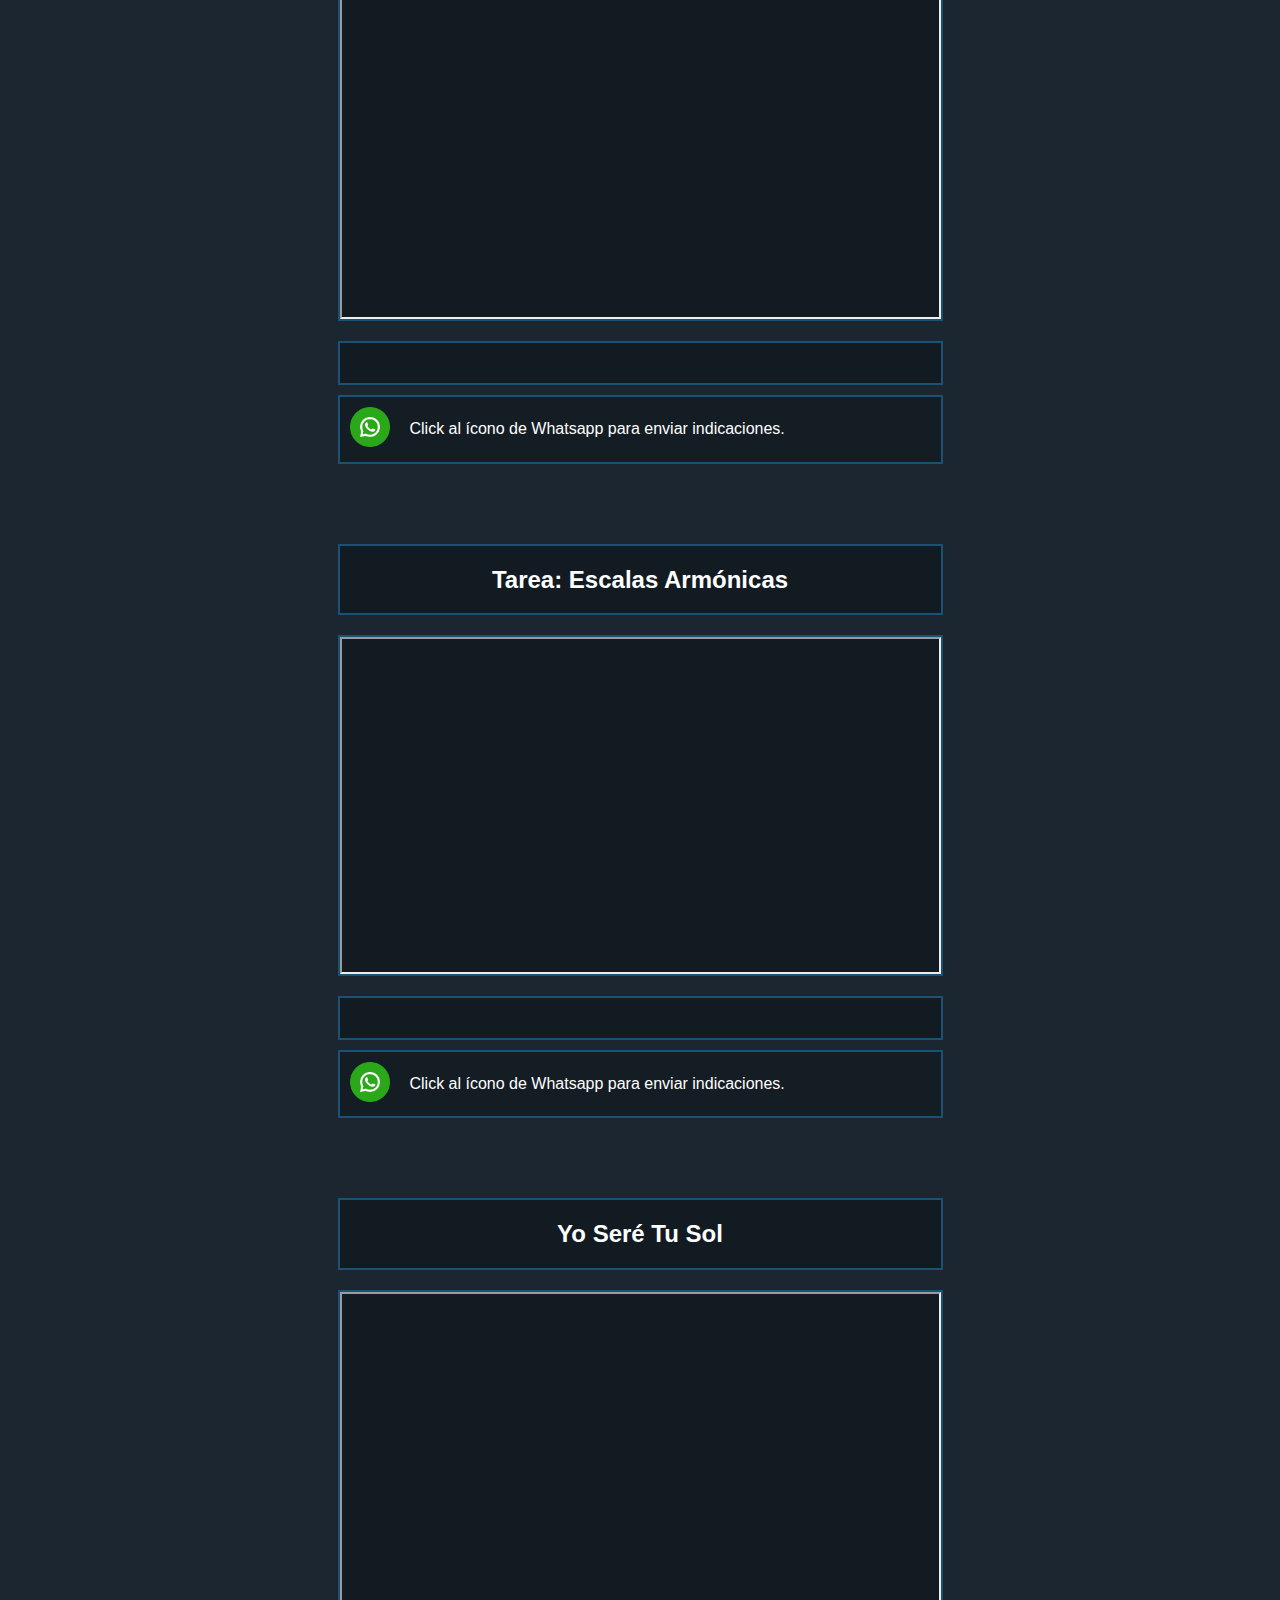
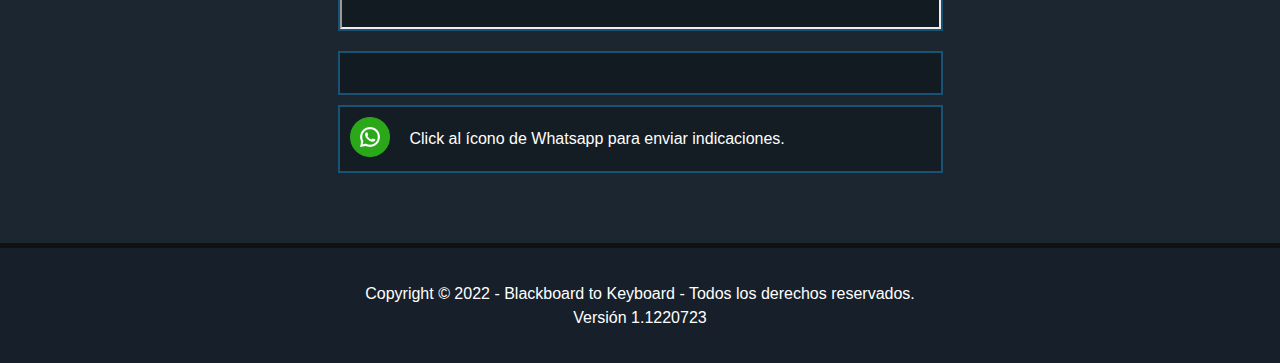
<file: BlackboardToKeyboard/tareas/homeworks.html>
<!DOCTYPE html>
<html>
	<head>
		<meta charset="utf-8">
		<meta name="viewport" content="width=device-width, initial-scale=1">
		<title>Blackboard to Keyboard</title>

		<!--Favicón-->
		<link rel="icon" href="../img/ico.png">
		
		<!--My styles-->
		<link rel="stylesheet" type="text/css" href="../css/styles__header-nav.css">
		<link rel="stylesheet" type="text/css" href="css/styles.css">

		<!--Normalize-->
		<link rel="stylesheet" type="text/css" href="css/normalize.css">

	</head>
	<body>
		<header>
			<div class="header-logo">
				<img src="../img/ico.png" title="Hola mundo">
				<span>Blackboard to Keyboard</span>
			</div>
		</header>
		<div class="header-div">
			<span></span>
			<nav class="header-nav">
				<a href="../index.html">Inicio</a>
				<a href="homeworks.html">Tareas</a>
				<a href="../horario/timetable.html">Horario</a>
			</nav>
		</div>
		<main class="content">

			<section class="content-section">
				<div class="content-section__title">
					<h2 class="content-section__title-h2">
					Tarea: Escalas Armónicas 1era Inversión
					</h2>
				</div>
				<div class="content-section__iframe">
					<iframe src="https://drive.google.com/file/d/184UwcEXJQqslWDapJwEkQrh_ODPCUCGT/preview" allow="autoplay"></iframe>
				</div>
				<div class="content-section__text">
					<p></p>
				</div>
				
				<!-- <form>
					<input type="text" name="">
					<input type="submit" name="">
				</form> -->
				<div class="content-section__submit">
					<a href="https://wa.me/51960181410?text=Indicaciones%20|%20Corcheas%20y%20Negras%20:%20"><img src="../img/wssp.png"></a>
					<span>Click al ícono de Whatsapp para enviar indicaciones.</span>
				</div>	
			</section>

			<section class="content-section">
				<div class="content-section__title">
					<h2 class="content-section__title-h2">
					Tarea: Método de Solfeo
					</h2>
				</div>
				<div class="content-section__iframe">
					<iframe src="https://drive.google.com/file/d/17822LcItf8m7o0yGjbs82qTq-ftzm52F/preview" frameborder="0" scrolling="no" allowfullscreen></iframe>
				</div>
				<div class="content-section__text">
					<p>
					</p>
				</div>
				<div class="content-section__submit">
					<a href="https://wa.me/51960181410?text=Indicaciones%20|%20Método%20de%20Solfeo%20:%20"><img src="../img/wssp.png"></a>
					<span>Click al ícono de Whatsapp para enviar indicaciones.</span>
				</div>
			</section>

			<section class="content-section">
				<div class="content-section__title">
					<h2 class="content-section__title-h2">
						Tarea: Ejercicios Schmidt
					</h2>
				</div>
				<div class="content-section__iframe">
					<iframe src="https://drive.google.com/file/d/1N3YbM6bLNa8qIswetg68CXKBJ9lzvfM3/preview" allow="autoplay"></iframe>
				</div>
				<div class="content-section__text">
					<p>
					</p>
				</div>
				<div class="content-section__submit">
					<a href="https://wa.me/51960181410?text=Indicaciones%20|%20Ejercicios%20Schmidt%20:%20"><img src="../img/wssp.png"></a>
					<span>Click al ícono de Whatsapp para enviar indicaciones.</span>
				</div>
			</section>

			<section class="content-section">
				<div class="content-section__title">
					<h2 class="content-section__title-h2">
						Tarea: Escalas Armónicas
					</h2>
				</div>
				<div class="content-section__iframe">
					<iframe src="https://drive.google.com/file/d/108bSzFxt8nSU_1EZGzdzB8WRbUeXg7Ll/preview" allow="autoplay"></iframe>
				</div>
				<div class="content-section__text">
					<p>
					
					</p>
				</div>
				<div class="content-section__submit">
					<a href="https://wa.me/51960181410?text=Indicaciones%20|%20Schmidt%20:%20"><img src="../img/wssp.png"></a>
					<span>Click al ícono de Whatsapp para enviar indicaciones.</span>
				</div>
			</section>
			<section class="content-section">
				<div class="content-section__title">
					<h2 class="content-section__title-h2">
						Yo Seré Tu Sol
					</h2>
				</div>
				<div class="content-section__iframe">
					<iframe src="https://drive.google.com/file/d/1pgRo8Y3uPlRV6nqiT8vaOojKGN4ooodL/preview" allow="autoplay"></iframe>
				</div>
				<div class="content-section__text">
					<p>
						
					</p>
				</div>
				<div class="content-section__submit">
					<a href="https://wa.me/51960181410?text=Indicaciones%20|%20Canción%20:%20"><img src="../img/wssp.png"></a>
					<span>Click al ícono de Whatsapp para enviar indicaciones.</span>
				</div>
			</section>
			
			
		</main>
		<footer>
			<p class="version">
				Copyright © 2022 - Blackboard to Keyboard - Todos los derechos reservados.<br> Versión 1.1220723
			</p>
		</footer>
	</body>
</html>
</file>
<file: Andrea'sTrunk/css/styles.css>
/*GENERAL*/

* {
	font-family: 'Poppins', sans-serif;
}

/*BODY*/

body {
	background-image: url('../img/watercolor.png');
}

/*HEADER - NAV*/

	/*HEADER*/

header {
	display: grid;
	position: fixed;
	z-index: 1;
	width: 100%;
	background: rgba(0, 0, 0, 0.3);
	backdrop-filter: blur(14px);
	grid-template-columns: 400px 1fr;
	grid-template-rows: 100px;
	align-items: center;
}

.header-logo {
	display: flex;
	height: 100%;
	justify-content: space-evenly;
	align-items: center;
}

.header-logo span {
	font-size: 35px;
	font-family:'Fredoka One', cursive;
	font-weight: 500;
}

	/*NAV*/

.header-div {
	display: grid;
	position: fixed;
	z-index: 1;
	width: 100%;
	grid-template-columns: 400px 1fr;
	grid-template-rows: 100px;
	align-items: center;
}

.header-nav {
	display: flex;
	height: 100%;
	font-size: 21px;
	justify-content: space-evenly;
	align-items: center;
}

.header-nav a {
	text-decoration: none;
	color: #000;
	border-bottom: 2px solid;
}

.header-nav a:hover {
	text-decoration: none;
	font-weight: bold;
	border-bottom: 4px solid;
}

/*MAIN*/

	/*LINKS DEL MAIN*/

main a:link {
	color: #FF007E;
	text-decoration: none;
}

main a:visited {
	color: #3B00FF;
	text-decoration: none;
}

	/*CONTENIDO DEL MAIN*/

main {
	position: relative;
	top: 100px;
}

.content {
	width: calc(100vw - 17px);
	display: flex;
	flex-wrap: wrap;
	align-content: center;
	justify-content: center;
	margin: auto;
	padding: 35px 0;
}

	/*MAIN:CONTENT-SECTION*/

.content-section {
	display: block;
	margin: 35px;
	min-width: 250px;
	max-width: 605px;
	transition: margin .5s;
}

.lista-link {
	flex-grow: 1;
}

.lista-pdf {
	flex-grow: 1;
}

	/*MAIN:CONTENT-SECTION__TITLE*/

.content-section__title {
	background: rgba(0, 0, 0, .125);
	backdrop-filter: blur(14px);
	padding: 20px;
	margin: 0;
	border: 1px solid #CCC;
	border-radius: 30px 30px 0 0;
}

.content-section__title-h2 {
	color: #333;
	text-align: center;
}

	/*MAIN:CONTENT-SECTION__UL*/

.content-section__ul {
	background: rgba(255, 255, 255, 0);
	backdrop-filter: blur(14px);
	padding: 20px 50px;
	margin: 0;
	max-height: 600px;
	border: 1px solid #CCC;
	border-radius: 0 0 30px 30px;
	overflow: auto;
}

.content-section__ul div {
	margin: 20px 0;
	padding: 12px;
	text-align: center;
	word-break: break-all;
	overflow: hidden;
	border: 3px solid #dedede;
	border-radius: 30px;
	transition: border .25s;
}

.content-section__ul div:hover {
	border: 3px solid #FF007E;
}

		/*WORD-BREAK.NOT*/

.not-wbk {
	word-break: keep-all !important;
}

.content-section__label {
	color: #3B00FF;
	border-bottom: 1px solid;
}

.content-section__span {
	margin: 20px 0 0 0;
	display: block;
	text-align: justify;
	font-size: 13px;
	line-height: 1.35;
	color: #555;
}

.content-section__span-break {
	margin: 20px 0;
	display: block;
	text-align: center;
	font-size: 12px;
	color: #555;
}

/*FOOTER*/

footer {
	display: flex;
	border-top: 5px solid #9800b5;
	background-image: radial-gradient(circle at 50% 120.71%, #ff80b8 0, #ff71bc 16.67%, #ff5bbb 33.33%, #f23cb5 50%, #d116b0 66.67%, #b400b0 83.33%, #9800b5 100%);	
	align-items: center;
	justify-content: center;
	position: relative;
	height: 120px;
	top: 100px;
}

.version {
	color: #fff;
	text-align: center;
	line-height: 1.5;
	font-size: 16px;
	transition: all 0.5s;
}

.version:hover {
	letter-spacing: 4px;
}

/*MEDIA - 350PX < < 700PX*/

@media screen and (min-width: 350px) and (max-width: 700px) {

/*HEADER - NAV*/

	/*HEADER*/

header {
	display: block;
	position: absolute;
	z-index: 2;
	height: 85px;
	background: transparent;
}

.header-logo img {
	height: 70%;
}

	/*NAV*/

.header-div {
	display: grid;
	position: sticky;
	background: rgba(0, 0, 0, .3);
	backdrop-filter: blur(14px);
	grid-template-columns: 1fr;
	grid-template-rows: 85px 45px;
	top: -85px;
	justify-content: space-evenly;
	align-items: center;
}

/*MAIN*/

	/*CONTENIDO DEL MAIN*/

main {
	top: 0;
}

.content {
	width: calc(100vw - 17px);
	padding: 17px 0;
}

	/*MAIN:CONTENT-SECTION*/

.content-section {
	margin: 20px;
}

	/*MAIN:CONTENT-SECTION__TITLE*/

.content-section__title {
	padding: 17px;
}

.content-section__title-h2 {
	font-size: 20px;
}

	/*MAIN:CONTENT-SECTION__UL*/

.content-section__ul {
	padding: 20px 22px;
}

/*FOOTER*/

footer {
	top: 0;
}

.version {
	padding: 15px;
}

}

/*MEDIA - 350PX <*/

@media screen and (max-width: 350px) {

/*HEADER - NAV*/

	/*HEADER*/

header {
	display: block;
	position: absolute;
	z-index: 2;
	height: 85px;
	background: transparent;
}

.header-logo {
	display: flex;
	position: relative;
	height: 85px;
	width: 100%;
	justify-content: space-evenly;
	align-items: center;
}

.header-logo img {
	height: 76%;
}

.header-logo span {
	font-size: 27px;
	text-align: center;
	font-weight: 500;
	width: 120px;
}

	/*NAV*/

.header-div {
	display: grid;
	position: sticky;
	background: rgba(0, 0, 0, .3);
	backdrop-filter: blur(14px);
	grid-template-columns: 1fr;
	grid-template-rows: 85px 45px;
	top: -85px;
	justify-content: space-evenly;
	align-items: center;
}

.header-nav {
	position: sticky;
	height: 55px;
	width: 100%;
}

/*MAIN*/

	/*CONTENIDO DEL MAIN*/

main {
	top: 0;
}

.content {
	width: calc(100vw - 2px);
	padding: 17px 0;
}

	/*MAIN:CONTENT-SECTION*/

.content-section {
	margin: 17px;
}

	/*MAIN:CONTENT-SECTION__TITLE*/

.content-section__title {
	padding: 15px;
}

.content-section__title-h2 {
	font-size: 20px;
}

	/*MAIN:CONTENT-SECTION__UL*/

.content-section__ul {
	padding: 20px 22px;
}

/*FOOTER*/

footer {
	top: 0;
}

.version {
	padding: 15px;
}

}
</file>
<file: AppVersos/style.css>
* {
	font-family: 'Poppins',/*'Oswald'*/ sans-serif;
}

:root {
	--colorLight: rgb(242, 221,186);
	--colorLightHover: rgb(243, 228, 204);
	--colorMiddle: rgb(149, 88, 66);
	--colorDark: rgb(69, 39, 28);
}

/* ANIMATIONS */

@keyframes swinging {
	from {
		transform: scale(1.0);
	}

	to {
		transform: scale(.7);
	}
}


/* HEADER */

#header {
	display: flex;
	justify-content: center;
	align-items: center;
	padding: 20px;
	background-color: var(--colorMiddle);
}

.header__h1 {
	margin: 0;
	color: #FFF;
}

/* SECTION */

.section {
	margin: 20px 10px;
}

.section--flex-container {
	display: flex;
	height: 40px;
	justify-content: center;
	align-items: center;
}

.section--form { /* para los forms */
	display: flex;
	justify-content: center;
	align-items: center;
}

.section__div--corner-left {
	border-radius: 5px 0 0 5px;
	padding: 0 0 0 15px;
	text-align: left;
}

.section__div--corner-right {
	border-radius: 0 5px 5px 0;
	padding: 0 15px 0 0;
	text-align: right;
}

.section__div {
	height: 100%;
	background-color: var(--colorLight);
	border: 1px solid var(--colorMiddle);
	font-size: 10px;
	font-weight: 600;
	line-height: 40px;
	flex-grow: 1;
	cursor: pointer;
}

.section__div:hover {
	background-color: var(--colorLightHover);
}

.section__space {
	min-width: 0;
	max-width: 0;
}

/* BUTTONS */

.buttons {
	position: relative;
	flex-grow: 2.85;
	flex-shrink: 0;
}
	
.buttons__container {
	position: absolute;
	display: flex;
	width: 100%;
	height: 100%;
	justify-content: center;
	align-items: center;	
}

.buttons__container:first-child {
	z-index: 20;
}

.buttons__container:last-child {
	z-index: 10;
}

.buttons__square {
	display: flex;
	justify-content: center;
	align-items: center;
	flex-shrink: 0;
	flex-basis: 40px;
	height: 40px;
	border: 1px solid var(--colorMiddle);
	background-color: var(--colorLight);
	cursor: pointer;
}

.buttons__square:hover {
	background-color: var(--colorLightHover)
}

.buttons__img {
	animation-play-state: paused;
	animation-name: swinging;
	animation-duration: .3s;
	animation-iteration-count: infinite;
	animation-direction: alternate;
	animation-timing-function: ease-in-out;
}


.buttons__img:hover {
	opacity: 0.7;
}

.buttons__space {
	min-width: 0;
	flex-grow: 0;
	flex-shrink: 0;
}


/* SECOND SECTION */

.wallpaper {
	--imgURL: url(img/photo.jpg);
	position: relative;
	top: 0;
	left: 0;
	right: 0;
	bottom: 0;
	margin: auto;

	display: flex;
	justify-content: center;
	align-items: center;
	border-radius: 50px 0 0 0;
	background-image: var(--imgURL);
	background-size: cover;
	background-position: center;
	z-index: 0;
	height: var(--wallpaper__WH);
	width: var(--wallpaper__WH);
}

.corner {
	--corner__WH: calc(var(--wallpaper__WH)*.93); /* se disminuye un 7%*/
	position: relative;
	z-index: 10;
	display: flex;
	justify-content: center;
	align-items: center;

	background: rgba(0, 0, 0, .1);
	backdrop-filter: blur(14px);
	border-radius: 35px 0 0 0;
	width: var(--corner__WH);
	height: var(--corner__WH);
}

.middle {
	--middle__WH: calc(var(--corner__WH)*.93);
	position: relative;
	z-index: 20;
	display: flex;
	justify-content: center;
	align-items: center;

	background-image: var(--imgURL);
	border-radius: 25px 0 0 0;
	background-size: cover;
	background-position: center;
	width: var(--middle__WH);
	height: var(--middle__WH);
}

.square {
	--square__WH: calc(var(--middle__WH)*.93);
	display: grid;
	grid-template-rows: 91% 9%;
	position: relative;
	z-index: 30;
	object-fit: cover;
	justify-items: center;
	align-items: center;
	width: var(--square__WH);
	height: var(--square__WH);
}

.square__content {
	--square__content__WH: var(--square__WH); /* el padding de 15 15 = 30, 50 + 30 = 80*/
	--content__textSize: calc((var(--square__content__WH)/240)*12);
	display: flex;
	flex-direction: column;
	align-self: start;
	align-items: center;
	transition: transform .5s; /*change then*/
}

.circle__content--default::before {
	content: "";
  	width: 50%;
  	height: 100%;
  	float: right;
  	shape-outside: polygon(2% 0%, 100% 0%, 100% 100%, 2% 100%, 50% 94%, 76.6% 82.7%, 94% 65.6%, 100% 50%, 94% 32.6%, 76.6% 17.3%, 50% 6%);
  	shape-margin: 4%;
}

.square__verse {
	position: relative;
	z-index: 40;
	border-radius: 10px 0 15px 0;
	padding: calc(var(--square__content__WH)*.05) calc(var(--square__content__WH)*.05) calc(var(--square__content__WH)*.14);
	font-size: var(--content__textSize);
	line-height: 1.25;
	font-family: 'Oswald', sans-serif;
	text-align: justify;
	transition: transform .5s font-size .5s; /*change then*/
}

.square__quote {
	position: relative;
	z-index: 50;
	padding: calc(var(--square__content__WH)*.02) calc(var(--square__content__WH)*.05);
	border-radius: 30px;
	color: #fff;
	font-size: var(--content__textSize);
	text-align: center;
	font-family: 'Oswald', sans-serif;
	transform: translate(-20px, calc(var(--square__quote__HT)/(-2)));
	transition: transform .5s font-size .5s; /*change then*/
}

.brand {
	width: 100%;
	display: flex;
	justify-content: center;
	align-self: end;
}

.brand__content {
	--brand__textSize: calc(((var(--square__WH))/240)*7);
	display: flex;
	justify-content: space-between;
	align-items: center;
	border-radius: 30px;
	padding: 2.5% 4%;
	background: rgba(28, 40, 51, .7);
	backdrop-filter: blur(14px);
}

.brand__img {
	width: var(--brand__textSize);
	height: var(--brand__textSize);
	margin-right: var(--brand__textSize);
}

.brand__text{
	font-family: 'Oswald', sans-serif;
	font-size: var(--brand__textSize);
	letter-spacing: 1px;
	color: #fff;
}


/* -.- Button Format-.-*/

.square__verse--frmt-SWBG {
	background: linear-gradient(to bottom, transparent, rgba(255, 255, 255, .7));
	backdrop-filter: blur(14px);
	clip-path: circle(100%);
}

.square__verse--frmt-SWOBG {
	background: none;
	clip-path: circle(100%);
}

.square__verse--frmt-CWBG {
	background: linear-gradient(to bottom, transparent, rgba(255, 255, 255, .7));
	backdrop-filter: blur(14px);
	padding: 0;
	text-align: center;
	clip-path: circle(50%);
}

.square__verse--frmt-CWOBG {
	padding: 0;
	text-align: center;
	clip-path: circle(50%);
}

.square__verse--frmt-CWBG::before, .square__verse--frmt-CWOBG::before {
	content: "";
  	width: 50%;
  	height: 100%;
  	float: left;
  	shape-outside: polygon(0 0, 98% 0, 50% 6%, 23.4% 17.3%, 6% 32.6%, 0 50%, 6% 65.6%, 23.4% 82.7%, 50% 94%, 98% 100%, 0 100%);
 	shape-margin: 5%;
}


.square__quote--frmt-SWBG {
	transform: translate(-20px, calc(var(--square__quote__HT)/(-2)));
	background: rgba(28, 40, 51, .9);
	backdrop-filter: blur(14px);
	align-self: flex-end;
}

.square__quote--frmt-SWOBG {
	transform: translate(0, calc(var(--square__quote__HT)/(-2)));
	align-self: flex-end;
	color: #000;
}

.square__quote--frmt-CWBG {
	transform: translate(0, calc(var(--square__quote__HT)/(-2)));
	background: rgba(28, 40, 51, .9);
	backdrop-filter: blur(14px);
}

.square__quote--frmt-CWOBG {
	transform: translate(0, calc(var(--square__quote__HT)/(-2)));
	color: #000;
}

/* -.-.-.-*/

/* -.- Button Position-.-*/

.circle__content--pstn-expand {
	height: calc(var(--square__content__WH)*.8);
	overflow: hidden;
}

.circle__content--pstn-compress {
	height: calc(var(--square__content__WH)*.6);
	overflow: hidden;
}

.square__verse--pstn-expand {
	width: calc(.8*var(--square__content__WH));
	height: calc(.8*var(--square__content__WH));
}

.square__verse--pstn-compress {
	width: calc(.6*var(--square__content__WH));
	height: calc(.6*var(--square__content__WH));
}

.square__content--pstn-left {
	width: calc(var(--square__content__WH)*.6);
	transform: translateX(calc(var(--square__content__WH)*(-.2)));
}

.square__content--pstn-expand {
	width: var(--square__content__WH);
}

.square__content--pstn-right {
	width: calc(var(--square__content__WH)*.6);
	transform: translateX(calc(var(--square__content__WH)*.2));
}

.square__content--pstn-center {
	width: calc(var(--square__content__WH)*.6);
	transform: translateX(0);
}

/* -.-.-.-*/

/* THIRD SECTION*/

.section__form {
	flex-grow: 1;
}

.content-form {
	display: flex;
	justify-content: center;
	align-items: flex-start;
	font-size: 14px;
}

.content-form__verse::placeholder, .content-form__quote::placeholder, .content-form__url::placeholder {
	color: var(--colorMiddle);
}

.content-form__button {
	flex-basis: 40px;
	height: 40px;
	flex-shrink: 0;
	background-color: var(--colorLight);
	border-radius: 5px;
	border: 1px solid var(--colorMiddle);
	cursor: pointer;
}

.content-form__button:hover {
	background-color: var(--colorLightHover)
}

.content-form__img {
	animation-play-state: paused;
	animation-name: swinging;
	animation-duration: .3s;
	animation-iteration-count: infinite;
	animation-direction: alternate;
	animation-timing-function: ease-in-out;
}

.content-form__img:hover {
	opacity: 0.7;
}

.content-form__verse {
	flex-grow: 1;
	height: 100px;
	margin: 0 0 15px 20px;
	padding: 10px;
	resize: none;
	outline: none;
	border-radius: 5px;
	border: 1px solid var(--colorMiddle);
	color: var(--colorDark);
	transition: letter-spacing .5s;
}

.content-form__quote, .content-form__url {
	flex-grow: 1;
	height: 40px;
	margin: 0 0 15px 20px;
	padding: 10px;
	outline: none;
	border-radius: 5px;
	border: 1px solid var(--colorMiddle);
	color: var(--colorDark);
	transition: letter-spacing .5s;
}

.content-form__verse:focus, .content-form__quote:focus, .content-form__url:focus {
	letter-spacing: 1px;
}

/* THE LASTS SECTIONS */

.suggestion-block {
	display: flex;
	align-items: center;
}

.suggestion-block__content {
	margin-left: 20px;
	padding: 10px 0;
}

.suggestion-block__name {
	border: 1px solid var(--colorMiddle);
	border-radius: 30px;
	text-align: center;
	color: var(--colorDark);
	padding: 10px;
	width: 100px;
}

.suggestion-block__description {
	margin-top: 10px;
	color: var(--colorDark);
	font-size: 13px;
}

.suggestion-block__img {
	display: flex;
	justify-content: center;
	align-items: center;
	width: 100px;
	height: 100px;
	flex-shrink: 0;
}

.suggestion-block__img:hover {
	opacity: .7;
}

.suggestion-block__link {
	display: flex;
	justify-content: center;
	align-items: center;
	height: 100%;
	width: 100%;
}

/* FOOTER */

#footer {
	display: flex;
	flex-direction: column;
	justify-content: center;
	align-items: center;
	padding: 20px;
	color: #fff;
	background-color: var(--colorDark);
	text-align: center;
}

@media screen and (min-width: 380px) {

	/* SECTION */ 

	.section {
		margin: 20px;
	}

	.section__div {
		padding: 0;
		border-radius: 5px;
		font-size: 12px;
		text-align: center;
	}

	.section__space {
		min-width: 10px;
		max-width: 45px;
		flex-grow: 4;
		flex-shrink: 0;
	}

	.buttons__square--corner-left {
		border-radius: 5px 0 0 5px;
	}

	.buttons__square--corner-right {
		border-radius: 0 5px 5px 0;
	}
}


@media screen and (min-width: 475px) {

	/* SECTION */
	.section {
		min-width: 300px;
	}

	.section__div {
		font-size: 14px;
	}

	.buttons__square {
		border-radius: 5px;
	}

	.buttons__space {
		min-width: 10px;
		flex-grow: 1;
		flex-shrink: 0;
	}

}

@media  screen and (min-width: 800px) {

	/* MAIN*/ 

	.main {
		display: grid;
		grid-template-columns: repeat(2, minmax(375px, 600px));
		grid-template-rows: 80px 1fr;
		justify-content: center;
	}

	/* SECTION */

	.section:first-child {
		grid-column: 1 / span 2;
	}

	.section:nth-child(2) {
		margin: 0 10px 20px 20px;
	}

	.section:nth-child(3) {
		margin: 0 20px 20px 10px;
	}

	.section__div {
		font-size: 15px;
	}


	.buttons {
		display: flex;
		justify-content: space-between;
	}

	.buttons__container {
		position: relative;
		width: 40%;
	}

	.buttons__square {
		border-radius: 5px;
	}

	/* THIRD SECTION */
	.content-form__verse {
		height: 225px;
	}

}

@media  screen and (min-width: 1020px) {

	/* MAIN*/ 

	.main {
		display: grid;
		grid-template-columns: repeat(2, minmax(375px, 600px));
		grid-template-rows: 80px 1fr;
		justify-content: center;
	}

	/* SECTION */

	.section:first-child {
		grid-column: 1 / span 2;
	}

	.section:nth-child(2) {
		grid-row: 2 / span 2;
		margin: 0 10px 20px 20px;
	}

	.section:nth-child(3) {
		margin: 0 20px 20px 10px;
	}

	.buttons__container {
		width: 35%;
	}

}

@media screen and (min-width: 1440px) {
	/* MAIN*/ 

	.main {
		grid-template-columns: repeat(2, minmax(600px, 800px));
		grid-template-rows: 80px 1fr;
		align-items: center;
	}

	.section:first-child {
		grid-column: 1 / span 2;
	}

	.section:nth-child(2) {
		grid-row: 2 / span 4;
		margin: 0 10px 20px 20px;
	}

	.section:nth-child(3) {
		margin: 0 20px 20px 10px;
	}

	.buttons__container {
		width: 35%;
	}

	/* THIRD SECTION */
	.content-form__verse {
		height: 180px;
	}
}
</file>
<file: Andrea'sTrunk/NewVersion/css/styles__header-main-footer.css>
:root {
    --darkcolor: #50003E;
    --middlecolor: #D4009B;
    --lightcolor: #FFEAFA;
}

/* ALL */

* {
    font-family: 'Poppins', sans-serif;
}

/* HEADER */

#header {
    position: fixed;
    z-index: 1000;
    display: grid;
    grid-template-columns: 1fr 100px 1fr;
    grid-template-rows: 70px;
    column-gap: 15px;
    align-items: center;
    justify-content: center;
    width: 100%;
    padding: 0 50px;
    background-color: #FFF;
    box-shadow: 0 1px 1px #EBEBEB;
}

.header__message {
    display: flex;
    justify-content: start;
    align-items: center;
    font-size: 12px;
    color: var(--darkcolor);
}

.header__logo {
    display: flex;
    justify-content: center;
    align-items: center;
}

.header__img {
    width: 100px;
}

.header__links {
    display: flex;
    justify-content: end;
    gap: 5.5%;
    font-size: 12px;
    color: var(--darkcolor);
}

.header__links a {
    text-decoration: none;
}

.header__links a:link,
.header__links a:visited {
    color: var(--darkcolor);
}

.link-content {
    display: flex;
    justify-content: center;
    align-items: center;
    gap: 6.5px;
    height: 100%;
}

.link-content__name {
    line-height: 12px;
}


/* MAIN */

#main {
    position: relative;
    top: 70px;
    padding: 25px 50px;
}

/* FOOTER */

#footer {
    display: grid;
    grid-template-columns: 4fr 1px 1fr;
    grid-template-rows: 140px;
    column-gap: 50px;
    justify-content: center;
    align-items: center;
    position: relative;
    top: 70px;
    padding: 0 50px;
    background-color: var(--darkcolor);
}

.footer__info {
    display: flex;
    justify-content: start;
    align-items: center;
    gap: 25px;
}

.footer__img {
    width: 100px;
}

.footer__copyright {
    color: #FFF;
    font-size: 12px;
    text-align: justify;
}

.vertical-line {
    margin: 17.5% 0;
    height: 65%;
    width: 1px;
    background-color: #FFF;
}

.horizontal-line {
    margin: 0 7.5%;
    height: 1px;
    width: 85%;
    background-color: #FFF;
}

.footer__extra {
    display: flex;
    justify-content: start;
    align-items: center;
    gap: 12.5px;
}

.extra-content {
    display: grid;
    grid-template-columns: 1fr;
    grid-template-rows: 12px 1fr;
    row-gap: 10px;
}

.extra-content__img {
    width: 12px;
}

.extra-content__text {
    font-size: 12px;
    color: #FFF;
}

 @media screen AND (max-width: 768px) {

    /* HEADER */

    #header {
        position: sticky;
        top: -1px;
        grid-template-columns: 100px 1fr;
    }

    .header__message {
        padding: 0 50px;
        background-color: #FFF;
        height: 30px;
        justify-content: center;
        border-bottom: 1px solid var(--lightcolor);
        text-align: center;
    }

    /* MAIN */

    #main {
        top: 0;
    }

    /* FOOTER */

    #footer {
        grid-template-columns: 1fr;
        grid-template-rows: 2fr 1px 1fr;
        padding: 25px 50px;
        row-gap: 25px;
        top: 0;
    }

    .footer__info {
        justify-content: center;
    }
}

@media screen AND (max-width: 545Px) {

    /* HEADER */

    #header {
        position: static;
        padding: 0 25px;
        grid-template-columns: 1fr;
        box-shadow: none;
    }
    
    .header__message {
        padding: 0 25px;
        height: 30px;
        justify-content: center;
    }

    .header__links {
        position: sticky;
        top: 0;
        z-index: 1000;
        height: 30px;
        border-top: 1px solid var(--lightcolor);
        justify-content: center;
        align-items: center;
        padding: 0 25px;
        background-color: #FFF;
        box-shadow: 0 1px 1px #EBEBEB;
    }

    /* MAIN */
    #main {
        padding: 25px 25px;
    }

    /* FOOTER */

    #footer {
        padding: 25px 25px;
    }

    .footer__info {
        height: 100%;
        flex-direction: column;        
    }

    .footer__copyright {
        text-align: center;
    }

}

@media screen AND (max-width: 425px) {

    /* HEADER */

    #header {
        padding: 0 10px;
    }

    .header__message {
        padding: 0 10px;
    }

    .header__links {
        padding: 0 10px;
    }

    /* MAIN */
    #main {
        padding: 15px 10px;
    }

    /* FOOTER */

    #footer {
        padding: 25px 10px;
    }

    .footer__extra {
        flex-wrap: wrap;
        justify-content: center;
    }

}
</file>
<file: Andrea'sTrunk/NewVersion/css/styles.css>
:root {
    --darkcolor: #50003E;
    --middlecolor: #D4009B;
    --lightcolor: #FFEAFA;
}

/* FILING */
.filing {
    display: flex;
    flex-wrap: wrap;
    gap: 5%;
    justify-content: center;
    align-items: center;
    font-weight: 700;
    color: var(--darkcolor);
}

.filing__picture {
    max-width: 50%;
    flex-grow: 1;
}

.filing__picture-img {
    width: 100%;
    height: 100%;
    object-fit: cover;
}

.filing__message {
    max-width: 45%;
    flex-grow: 1;
    font-size: 3rem;
}

/* SECTION */

.section {
    display: flex;
    flex-wrap: wrap;
    justify-content: space-between;
    align-items: center;
    gap:10%;
    margin-top: 50px;
}

.section__block {
    display: flex;
    flex-direction: column;
    flex-grow: 1;
    gap: 35px;
    width: 45%;
    margin-bottom: 50px;
}

.section__block:last-child {
    width: 100%;
    flex-grow: 2;
}

.section__title {
    display: flex;
    align-items: center;
    gap: 25px;
    color: var(--darkcolor);
    font-size: 1.5rem;
    font-weight: 700;
}

.section__divline {
    flex-grow: 1;
    height: 1px;
    background-color: var(--darkcolor);
}

.section__divline:first-child {
    flex-shrink: 0;
    max-width: 50px;
}

.section__divline:last-child {
    flex-grow: 1;
}

.section__content {
    display: flex;
    flex-wrap: wrap;
    align-content: flex-start;
    height: 375px;
    overflow-y: auto;
    overflow-x: hidden;
    background-color: #EEE;
    border: 1px solid var(--darkcolor);
    border-radius: 5px;
}

.section__row {
    display: flex;
    flex-wrap: nowrap;
    align-items: center;
    width: 100%;
    border-bottom: 1px solid var(--darkcolor);

}

.section__column {
    height: 100%;
    color: var(--darkcolor);
}

.section__column:first-child {
    padding: 20px 15px;
    width: 30%;
    border: none;
    outline: none;
    background-color: var(--lightcolor);
    border-right: 1px solid var(--darkcolor);
}

.section__column:last-child {
    width: 70%;
    background-color: #FFF;
}

.lnk__link,
.lnk__pdf {
    width: 100%;
    height: 100%;
    padding: 20px 15px;
    border: none;
    outline: none; 
    cursor: pointer;
}


/* FOLDERS */ 

.folder {
    display: grid;
    grid-template-columns: repeat(auto-fit, minmax(350px, 1fr));
    grid-template-rows: 325px;
    grid-auto-rows: 325px;
    justify-content: flex-start;
    align-items: flex-start;
    align-content: flex-start;
    gap: 35px;
}

.folder__block {
    position: relative;
    flex-grow: 1;
    width: 100%;
    height: 100%;
    border: 1px solid var(--darkcolor);
    border-radius: 5px;
    overflow: hidden;
}

.folder__a {
    width: 100%;
    height: 100%;
    text-decoration: none;
}

.folder__img {
    position: relative;
    top: -10%;
    width: 100%;
    height: 100%;
    object-fit: contain;
}

.folder__description {
    position: relative;
    top: -40%;
    z-index: 50;
    display: flex;
    flex-direction: column;
    justify-content: flex-start;
    align-items: flex-start;
    gap: 15px;
    height: 40%;
    padding: 25px 20px;
    color: var(--darkcolor);
    background-color: var(--lightcolor);
}

.folder__name {
    font-size: 1rem;
    font-weight: 700;
}


.folder__password {
    font-size: .8rem;
}



@media screen AND (max-width: 900px) {
     /* FILING */
     .filing__message {
        font-size: 2.5rem;
     }

     /* SECTION */

     .section { 
        flex-direction: column;
        flex-wrap: nowrap;
     }

     .section__block {
        width: 100%;
     }

}

@media screen AND (max-width: 768px) {
    /* FILING */

    .filing {
        flex-direction: column-reverse;
    }

    .filing__picture {
        max-width: 100%;
    }

    .filing__message {
        max-width: 100%;
        text-align: center;
        font-size: 3rem;
    }

    /* FOLDER */

    .folder {
        justify-content: center;
    }
}

@media screen AND (max-width: 545Px) {
     /* FILING */

     .filing__message {
        font-size: 2.25rem;
    }
}

@media screen AND (max-width: 425px) {
     /* FILING */

     .filing__message {
        font-size: 1.75rem;
    }

    /* SECTION */

    .section__divline:first-child {
        flex-shrink: 1;
    }

    .section__divline {
        max-width: 100%;
    }

    /* FOLDER */ 

    .folder {
        grid-template-columns: repeat(auto-fit, minmax(200px, 1fr));
        grid-template-rows: 300px;
        grid-auto-rows: 300px;
        gap: 20px;
    }



}
</file>
<file: Andrea'sTrunk/NewVersion/evaluaciones/css/styles.css>
:root {
    --darkcolor: #50003E;
    --middlecolor: #D4009B;
    --lightcolor: #FFEAFA;
}

/* FILING */
.filing {
    display: flex;
    flex-direction: row-reverse;
    flex-wrap: wrap;
    gap: 5%;
    justify-content: center;
    align-items: center;
    font-weight: 700;
    color: var(--darkcolor);
}

.filing__picture {
    max-width: 50%;
    flex-grow: 1;
}

.filing__picture-img {
    width: 100%;
    height: 100%;
    object-fit: cover;
}

.filing__message {
    max-width: 45%;
    flex-grow: 1;
    font-size: 3rem;
}

/* SECTION */

.section {
    display: flex;
    flex-wrap: wrap;
    justify-content: space-between;
    align-items: center;
    gap:10%;
    margin-top: 50px;
}

.section__block {
    display: flex;
    flex-direction: column;
    flex-grow: 1;
    gap: 35px;
    width: 100%;
    margin-bottom: 50px;
}

.section__title {
    display: flex;
    align-items: center;
    gap: 25px;
    color: var(--darkcolor);
    font-size: 1.5rem;
    font-weight: 700;
}

.section__divline {
    flex-grow: 1;
    height: 1px;
    background-color: var(--darkcolor);
}

.section__divline:first-child {
    flex-shrink: 0;
    max-width: 50px;
}

.section__divline:last-child {
    flex-grow: 1;
}

/* ASSESSMENT */ 

.assessment {
    display: grid;
    grid-template-columns: repeat(auto-fit, minmax(345px, 1fr));
    grid-template-rows: 325px;
    grid-auto-rows: 325px;
    justify-content: flex-start;
    align-items: flex-start;
    align-content: flex-start;
    gap: 35px;
}

.assessment__block {
    position: relative;
    flex-grow: 1;
    width: 100%;
    height: 100%;
    border: 1px solid var(--darkcolor);
    border-radius: 5px;
    overflow: hidden;
}

.assessment__number {
    display: flex;
    justify-content: center;
    align-items: center;
    height: 50%;
    font-size: 4rem;
    font-weight: 700;
    color: var(--darkcolor);
}

.assessment__description {
    display: flex;
    flex-direction: column;
    justify-content: space-between;
    align-items: flex-start;
    height: 50%;
    padding: 25px 20px;
    color: var(--darkcolor);
    background-color: var(--lightcolor);
}

.assessment__info {
    width: auto;
    font-size: 1rem;
}


.assessment__link {
    display: flex;
    gap: 15px;
    font-size: .9rem;
    font-weight: 700;
}

.assessment__link a:link,
.assessment__link a:visited {
    color: var(--darkcolor);
}



@media screen AND (max-width: 1024px) {
     /* FILING */
     .filing__message {
        font-size: 2.35rem;
     }

     /* SECTION */

     .section { 
        flex-direction: column;
        flex-wrap: nowrap;
     }

}

@media screen AND (max-width: 768px) {
    /* FILING */

    .filing {
        flex-direction: column-reverse;
    }

    .filing__picture {
        max-width: 100%;
    }

    .filing__message {
        max-width: 100%;
        text-align: center;
        font-size: 3rem;
    }

    /* FOLDER */

    .assessment {
        justify-content: center;
    }
}

@media screen AND (max-width: 545Px) {
     /* FILING */

     .filing__message {
        font-size: 2.25rem;
    }
}

@media screen AND (max-width: 425px) {
     /* FILING */

     .filing__message {
        font-size: 1.75rem;
    }

    /* SECTION */

    .section__divline:first-child {
        flex-shrink: 1;
    }

    .section__divline {
        max-width: 100%;
    }

    /* FOLDER */ 

    .assessment {
        grid-template-columns: repeat(auto-fit, minmax(300px, 1fr));
        grid-template-rows: 375px;
        grid-auto-rows: 375px;
        gap: 20px;
    }


}
</file>
<file: estudio/css/styles.css>
/*GENERAL*/

* {
	font-family: 'Poppins', sans-serif;
}

/*BODY*/

body {
	background-image: url('../../img/watercolor.png');
}

/*HEADER - NAV*/

	/*HEADER*/

header {
	display: grid;
	position: fixed;
	z-index: 1;
	width: 100%;
	background: rgba(0, 0, 0, .3);
	backdrop-filter: blur(14px);
	grid-template-columns: 400px 1fr;
	grid-template-rows: 100px;
	align-items: center;
}

.header-logo {
	display: flex;
	height: 100%;
	justify-content: space-evenly;
	align-items: center;
}

.header-logo span {
	font-size: 35px;
	font-family:'Fredoka One', cursive;
	font-weight: 500;
}

	/*NAV*/

.header-div {
	display: grid;
	position: fixed;
	z-index: 1;
	width: 100%;
	grid-template-columns: 400px 1fr;
	grid-template-rows: 100px;
	align-items: center;
}

.header-nav {
	display: flex;
	height: 100%;
	font-size: 21px;
	justify-content: space-evenly;
	align-items: center;
}

.header-nav a {
	text-decoration: none;
	color: #000;
	border-bottom: 2px solid;
}

.header-nav a:hover {
	text-decoration: none;
	font-weight: bold;
	border-bottom: 4px solid;
}

/*MAIN*/

	/*LINKS DEL MAIN*/

main a:link {
	color: #FF007E;
	text-decoration: none;
}

main a:visited {
	color: #3B00FF;
	text-decoration: none;
}

	/*CONTENIDO DEL MAIN*/

main {
	position: relative;
	height: calc(100vh - 220px);
	top: 100px;
}

.content {
	width: calc(100vw - 17px);
	display: flex;
	flex-wrap: wrap;
	align-content: center;
	justify-content: center;
	margin: auto;
	padding: 35px 0;
}

	/*MAIN:CONTENT-SECTION*/

.content-section {
	display: block;
	margin: 35px;
	min-width: 250px;
	max-width: 1200px;
	transition: margin .5s;
}

	/*MAIN:CONTENT-SECTION__TITLE*/

.content-section__title {
	background: rgba(0, 0, 0, .125);
	backdrop-filter: blur(14px);
	padding: 20px;
	margin: 0;
	border: 1px solid #CCC;
	border-radius: 30px 30px 0 0;
}

.content-section__title-h2 {
	color: #333;
	text-align: center;
}

	/*MAIN:CONTENT-SECTION__UL*/

.content-section__ul {
	background: rgba(255, 255, 255, 0);
	backdrop-filter: blur(14px);
	padding: 20px 50px;
	margin: 0;
	max-height: 600px;
	border: 1px solid #CCC;
	border-radius: 0 0 30px 30px;
	overflow: auto;
	text-align: center;
	font-size: 100px;
}

/*FOOTER*/

footer {
	display: flex;
	border-top: 5px solid #9800b5;
	background-image: radial-gradient(circle at 50% 120.71%, #ff80b8 0, #ff71bc 16.67%, #ff5bbb 33.33%, #f23cb5 50%, #d116b0 66.67%, #b400b0 83.33%, #9800b5 100%);	
	align-items: center;
	justify-content: center;
	position: relative;
	top: 100px;
	height: 120px;

}

.version {
	color: #fff;
	text-align: center;
	line-height: 1.5;
	font-size: 16px;
	transition: all 0.5s;
}

.version:hover {
	letter-spacing: 4px;
}

/*MEDIA - 350PX < < 700PX*/

@media screen and (min-width: 350px) and (max-width: 700px) {

/*HEADER - NAV*/

	/*HEADER*/

header {
	display: block;
	position: absolute;
	z-index: 2;
	height: 85px;
	background: transparent;
}

.header-logo img {
	height: 70%;
}

	/*NAV*/

.header-div {
	display: grid;
	position: sticky;
	background: rgba(0, 0, 0, .3);
	backdrop-filter: blur(14px);
	grid-template-columns: 1fr;
	grid-template-rows: 85px 45px;
	top: -85px;
	justify-content: space-evenly;
	align-items: center;
}

/*MAIN*/

	/*CONTENIDO DEL MAIN*/

main {
	top: 0;
}

.content {
	width: calc(100vw - 17px);
	padding: 17px 0;
}

	/*MAIN:CONTENT-SECTION*/

.content-section {
	margin: 17px;
}

	/*MAIN:CONTENT-SECTION__TITLE*/

.content-section__title {
	padding: 17px;
}

.content-section__title-h2 {
	font-size: 20px;
}

	/*MAIN:CONTENT-SECTION__UL*/

.content-section__ul {
	font-size: 80px;
}

/*FOOTER*/

footer {
	top: 0;
}

.version {
	padding: 15px;
}

}

/*MEDIA - 350PX <*/

@media screen and (max-width: 350px) {

/*HEADER - NAV*/

	/*HEADER*/

header {
	display: block;
	position: absolute;
	z-index: 2;
	height: 85px;
	background: transparent;
}

.header-logo {
	display: flex;
	position: relative;
	height: 85px;
	width: 100%;
	justify-content: space-evenly;
	align-items: center;
}

.header-logo img {
	height: 76%;
}

.header-logo span {
	font-size: 27px;
	text-align: center;
	width: 120px;
}

	/*NAV*/

.header-div {
	display: grid;
	position: sticky;
	background: rgba(0, 0, 0, .3);
	backdrop-filter: blur(14px);
	grid-template-columns: 1fr;
	grid-template-rows: 85px 45px;
	top: -85px;
	justify-content: space-evenly;
	align-items: center;
}

.header-nav {
	position: sticky;
	height: 55px;
	width: 100%;
}

/*MAIN*/

	/*CONTENIDO DEL MAIN*/

main {
	top: 0;
}

.content {
	width: calc(100vw - 5px);
	padding: 17px 0;
}

	/*MAIN:CONTENT-SECTION*/

.content-section {
	margin: 17px;
}

	/*MAIN:CONTENT-SECTION__TITLE*/

.content-section__title {
	padding: 15px;
}

.content-section__title-h2 {
	font-size: 20px;
}

	/*MAIN:CONTENT-SECTION__UL*/

.content-section__ul {
	font-size: 80px;
}

/*FOOTER*/

footer {
	top: 0;
}

.version {
	padding: 15px;
}

}
</file>
<file: galeria/css/styles.css>
/*GENERAL*/

* {
	font-family: 'Poppins', sans-serif;
}

/*HEADER - NAV*/

	/*HEADER*/

header {
	display: grid;
	position: fixed;
	z-index: 1;
	width: 100%;
	background: rgba(0, 0, 0, .3);
	backdrop-filter: blur(14px);
	grid-template-columns: 400px 1fr;
	grid-template-rows: 100px;
	align-items: center;
}

.header-logo {
	display: flex;
	height: 100%;
	justify-content: space-evenly;
	align-items: center;
}

.header-logo span {
	font-size: 35px;
	font-family:'Fredoka One', cursive;
	font-weight: 500;
}

	/*NAV*/

.header-div {
	display: grid;
	position: fixed;
	z-index: 1;
	width: 100%;
	grid-template-columns: 400px 1fr;
	grid-template-rows: 100px;
	align-items: center;
}

.header-nav {
	display: flex;
	height: 100%;
	font-size: 21px;
	justify-content: space-evenly;
	align-items: center;
}

.header-nav a {
	text-decoration: none;
	color: #000;
	border-bottom: 2px solid;
}

.header-nav a:hover {
	text-decoration: none;
	font-weight: bold;
	border-bottom: 4px solid;
}

/*MAIN*/

	/*LINKS DEL MAIN*/

main a:link {
	color: #FF007E;
	text-decoration: none;
}

main a:visited {
	color: #3B00FF;
	text-decoration: none;
}

	/*CONTENIDO DEL MAIN*/

main {
	position: relative;
	top: 150px;
}

.content {
	width: calc(100vw - 30px);
	display: flex;
	flex-wrap: wrap;
	align-content: center;
	justify-content: center;
	margin: auto;
}

	/*MAIN:CONTENT-SECTION*/

.content-section {
	display: block;
	margin: 0 30px;
	min-width: 250px;
	max-width: 600px;
	transition: margin .5s;
}

.galery {
	flex-grow: 1;
}

.lista-video {
	flex-grow: 1;
}

	/*MAIN:CONTENT-SECTION__TITLE*/

.content-section__title {
	background-color: #EDEDED;
	padding: 20px;
	margin: 15px 15px 0 15px;
	border-radius: 30px 30px 0 0;
}

.content-section__title-h2 {
	color: #333;
	text-align: center;
}

	/*MAIN:CONTENT-SECTION__GALERY*/

.content-section__galery {
	display: grid;
	height: 85vh;
	background-color: #F8F8F8;
	padding: 15px;
	margin: 0 15px 20px;
	border-radius: 0 0 30px 30px;
	grid-gap: 15px;
	grid-template-rows: repeat(auto-fit, minmax(200px,1fr));
	grid-template-columns: repeat(auto-fit, minmax(300px,1fr));
	overflow: auto;
}

.content-section__galery img {
	height: 100%;
	width: 100%;
	object-fit: cover;
}

	/*MAIN:CONTENT-SECTION__VIDEO*/

.content-section__video {
	background-color: #F8F8F8;
	padding: 40px;
	margin: 0 15px 20px;
	border-radius: 0 0 30px 30px;
	transition: padding .5s;
}

.content-section__video video {
	object-fit: contain;
	border-radius: 0px;
	height: 100%;
	width: 100%;
	transition: border-radius .5s;
}

/*FOOTER*/

footer {
	display: flex;
	border-top: 5px solid #9800b5;
	background-image: radial-gradient(circle at 50% 120.71%, #ff80b8 0, #ff71bc 16.67%, #ff5bbb 33.33%, #f23cb5 50%, #d116b0 66.67%, #b400b0 83.33%, #9800b5 100%);	
	align-items: center;
	justify-content: center;
	position: relative;
	height: 120px;
	top: 210px;
}

.version {
	color: #fff;
	text-align: center;
	line-height: 1.5;
	font-size: 16px;
	transition: all 0.5s;
}

.version:hover {
	letter-spacing: 4px;
}

/*MEDIA - 350PX < < 700PX*/

@media screen and (min-width: 350px) and (max-width: 700px) {

/*HEADER - NAV*/

	/*HEADER*/

header {
	display: block;
	position: absolute;
	z-index: 2;
	height: 85px;
	background: transparent;
}

.header-logo img {
	height: 70%;
}

	/*NAV*/

.header-div {
	display: grid;
	position: sticky;
	background: rgba(0, 0, 0, .3);
	backdrop-filter: blur(14px);
	grid-template-columns: 1fr;
	grid-template-rows: 85px 45px;
	top: -85px;
	justify-content: space-evenly;
	align-items: center;
}

/*MAIN*/

	/*CONTENIDO DEL MAIN*/

main {
	top: 30px;
}

.content {
	width: calc(100vw - 5px);
}

	/*MAIN:CONTENT-SECTION*/

.content-section {
	margin: 0 10px;
}

	/*MAIN:CONTENT-SECTION__TITLE*/

.content-section__title {
	padding: 17px;
}

.content-section__title-h2 {
	font-size: 20px;
}

	/*MAIN:CONTENT-SECTION__GALERY*/

.content-section__galery {
	grid-template-rows: repeat(auto-fit, minmax(180px,1fr));
	grid-template-columns: repeat(auto-fit, minmax(100px,1fr));
}

	/*MAIN:CONTENT-SECTION__VIDEO*/

.content-section__video {
	padding: 0;
}

/*FOOTER*/

footer {
	top: 90px;
}

.version {
	padding: 15px;
}

}

/*MEDIA - 350PX <*/

@media screen and (max-width: 350px) {

/*HEADER - NAV*/

	/*HEADER*/

header {
	display: block;
	position: absolute;
	z-index: 2;
	height: 85px;
	background: transparent;
}

.header-logo {
	display: flex;
	position: relative;
	height: 85px;
	width: 100%;
	justify-content: space-evenly;
	align-items: center;
}

.header-logo img {
	height: 76%;
}

.header-logo span {
	font-size: 27px;
	text-align: center;
	width: 120px;
}

	/*NAV*/

.header-div {
	display: grid;
	position: sticky;
	background: rgba(0, 0, 0, .3);
	backdrop-filter: blur(14px);
	grid-template-columns: 1fr;
	grid-template-rows: 85px 45px;
	top: -85px;
	justify-content: space-evenly;
	align-items: center;
}

.header-nav {
	position: sticky;
	height: 55px;
	width: 100%;
}

/*MAIN*/

	/*CONTENIDO DEL MAIN*/

main {
	top: 30px;
}

.content {
	width: calc(100vw - 5px);
}

	/*MAIN:CONTENT-SECTION*/

.content-section {
	margin: 0 7px;
}

	/*MAIN:CONTENT-SECTION__TITLE*/

.content-section__title {
	padding: 15px;
}

.content-section__title-h2 {
	font-size: 20px;
}

	/*MAIN:CONTENT-SECTION__GALERY*/

.content-section__galery {
	grid-template-rows: repeat(auto-fit, minmax(180px,1fr));
	grid-template-columns: repeat(auto-fit, minmax(100px,1fr));
}

	/*MAIN:CONTENT-SECTION__VIDEO*/

.content-section__video {
	padding: 0;
}

/*FOOTER*/

footer {
	top: 90px;
}

.version {
	padding: 15px;
}

}
</file>
<file: Andrea'sTrunk/estudio/css/styles.css>
/*GENERAL*/

* {
	font-family: 'Poppins', sans-serif;
}

/*BODY*/

body {
	background-image: url('../../img/watercolor.png');
}

/*HEADER - NAV*/

	/*HEADER*/

header {
	display: grid;
	position: fixed;
	z-index: 1;
	width: 100%;
	background: rgba(0, 0, 0, .3);
	backdrop-filter: blur(14px);
	grid-template-columns: 400px 1fr;
	grid-template-rows: 100px;
	align-items: center;
}

.header-logo {
	display: flex;
	height: 100%;
	justify-content: space-evenly;
	align-items: center;
}

.header-logo span {
	font-size: 35px;
	font-family:'Fredoka One', cursive;
	font-weight: 500;
}

	/*NAV*/

.header-div {
	display: grid;
	position: fixed;
	z-index: 1;
	width: 100%;
	grid-template-columns: 400px 1fr;
	grid-template-rows: 100px;
	align-items: center;
}

.header-nav {
	display: flex;
	height: 100%;
	font-size: 21px;
	justify-content: space-evenly;
	align-items: center;
}

.header-nav a {
	text-decoration: none;
	color: #000;
	border-bottom: 2px solid;
}

.header-nav a:hover {
	text-decoration: none;
	font-weight: bold;
	border-bottom: 4px solid;
}

/*MAIN*/

	/*LINKS DEL MAIN*/

main a:link {
	color: #FF007E;
	text-decoration: none;
}

main a:visited {
	color: #3B00FF;
	text-decoration: none;
}

	/*CONTENIDO DEL MAIN*/

main {
	position: relative;
	height: calc(100vh - 220px);
	top: 100px;
}

.content {
	width: calc(100vw - 17px);
	display: flex;
	flex-wrap: wrap;
	align-content: center;
	justify-content: center;
	margin: auto;
	padding: 35px 0;
}

	/*MAIN:CONTENT-SECTION*/

.content-section {
	display: block;
	margin: 35px;
	min-width: 250px;
	max-width: 1200px;
	transition: margin .5s;
}

	/*MAIN:CONTENT-SECTION__TITLE*/

.content-section__title {
	background: rgba(0, 0, 0, .125);
	backdrop-filter: blur(14px);
	padding: 20px;
	margin: 0;
	border: 1px solid #CCC;
	border-radius: 30px 30px 0 0;
}

.content-section__title-h2 {
	color: #333;
	text-align: center;
}

	/*MAIN:CONTENT-SECTION__UL*/

.content-section__ul {
	background: rgba(255, 255, 255, 0);
	backdrop-filter: blur(14px);
	padding: 20px 50px;
	margin: 0;
	max-height: 600px;
	border: 1px solid #CCC;
	border-radius: 0 0 30px 30px;
	overflow: auto;
	text-align: center;
	font-size: 100px;
}

/*FOOTER*/

footer {
	display: flex;
	border-top: 5px solid #9800b5;
	background-image: radial-gradient(circle at 50% 120.71%, #ff80b8 0, #ff71bc 16.67%, #ff5bbb 33.33%, #f23cb5 50%, #d116b0 66.67%, #b400b0 83.33%, #9800b5 100%);	
	align-items: center;
	justify-content: center;
	position: relative;
	top: 100px;
	height: 120px;

}

.version {
	color: #fff;
	text-align: center;
	line-height: 1.5;
	font-size: 16px;
	transition: all 0.5s;
}

.version:hover {
	letter-spacing: 4px;
}

/*MEDIA - 350PX < < 700PX*/

@media screen and (min-width: 350px) and (max-width: 700px) {

/*HEADER - NAV*/

	/*HEADER*/

header {
	display: block;
	position: absolute;
	z-index: 2;
	height: 85px;
	background: transparent;
}

.header-logo img {
	height: 70%;
}

	/*NAV*/

.header-div {
	display: grid;
	position: sticky;
	background: rgba(0, 0, 0, .3);
	backdrop-filter: blur(14px);
	grid-template-columns: 1fr;
	grid-template-rows: 85px 45px;
	top: -85px;
	justify-content: space-evenly;
	align-items: center;
}

/*MAIN*/

	/*CONTENIDO DEL MAIN*/

main {
	top: 0;
}

.content {
	width: calc(100vw - 17px);
	padding: 17px 0;
}

	/*MAIN:CONTENT-SECTION*/

.content-section {
	margin: 17px;
}

	/*MAIN:CONTENT-SECTION__TITLE*/

.content-section__title {
	padding: 17px;
}

.content-section__title-h2 {
	font-size: 20px;
}

	/*MAIN:CONTENT-SECTION__UL*/

.content-section__ul {
	font-size: 80px;
}

/*FOOTER*/

footer {
	top: 0;
}

.version {
	padding: 15px;
}

}

/*MEDIA - 350PX <*/

@media screen and (max-width: 350px) {

/*HEADER - NAV*/

	/*HEADER*/

header {
	display: block;
	position: absolute;
	z-index: 2;
	height: 85px;
	background: transparent;
}

.header-logo {
	display: flex;
	position: relative;
	height: 85px;
	width: 100%;
	justify-content: space-evenly;
	align-items: center;
}

.header-logo img {
	height: 76%;
}

.header-logo span {
	font-size: 27px;
	text-align: center;
	width: 120px;
}

	/*NAV*/

.header-div {
	display: grid;
	position: sticky;
	background: rgba(0, 0, 0, .3);
	backdrop-filter: blur(14px);
	grid-template-columns: 1fr;
	grid-template-rows: 85px 45px;
	top: -85px;
	justify-content: space-evenly;
	align-items: center;
}

.header-nav {
	position: sticky;
	height: 55px;
	width: 100%;
}

/*MAIN*/

	/*CONTENIDO DEL MAIN*/

main {
	top: 0;
}

.content {
	width: calc(100vw - 5px);
	padding: 17px 0;
}

	/*MAIN:CONTENT-SECTION*/

.content-section {
	margin: 17px;
}

	/*MAIN:CONTENT-SECTION__TITLE*/

.content-section__title {
	padding: 15px;
}

.content-section__title-h2 {
	font-size: 20px;
}

	/*MAIN:CONTENT-SECTION__UL*/

.content-section__ul {
	font-size: 80px;
}

/*FOOTER*/

footer {
	top: 0;
}

.version {
	padding: 15px;
}

}
</file>
<file: Andrea'sTrunk/galeria/css/styles.css>
/*GENERAL*/

* {
	font-family: 'Poppins', sans-serif;
}

/*BODY*/

body {
	background-image: url('../../img/watercolor.png');
}

/*HEADER - NAV*/

	/*HEADER*/

header {
	display: grid;
	position: fixed;
	z-index: 1;
	width: 100%;
	background: rgba(0, 0, 0, .3);
	backdrop-filter: blur(14px);
	grid-template-columns: 400px 1fr;
	grid-template-rows: 100px;
	align-items: center;
}

.header-logo {
	display: flex;
	height: 100%;
	justify-content: space-evenly;
	align-items: center;
}

.header-logo span {
	font-size: 35px;
	font-family:'Fredoka One', cursive;
	font-weight: 500;
}

	/*NAV*/

.header-div {
	display: grid;
	position: fixed;
	z-index: 1;
	width: 100%;
	grid-template-columns: 400px 1fr;
	grid-template-rows: 100px;
	align-items: center;
}

.header-nav {
	display: flex;
	height: 100%;
	font-size: 21px;
	justify-content: space-evenly;
	align-items: center;
}

.header-nav a {
	text-decoration: none;
	color: #000;
	border-bottom: 2px solid;
}

.header-nav a:hover {
	text-decoration: none;
	font-weight: bold;
	border-bottom: 4px solid;
}

/*MAIN*/

	/*LINKS DEL MAIN*/

main a:link {
	color: #FF007E;
	text-decoration: none;
}

main a:visited {
	color: #3B00FF;
	text-decoration: none;
}

	/*CONTENIDO DEL MAIN*/

main {
	position: relative;
	top: 100px;
}

.content {
	width: calc(100vw - 17px);
	display: flex;
	flex-wrap: wrap;
	align-content: center;
	justify-content: center;
	margin: auto;
	padding: 35px 0;
}

	/*MAIN:CONTENT-SECTION*/

.content-section {
	display: block;
	margin: 35px;
	min-width: 250px;
	max-width: 1200px;
	transition: margin .5s;
}

.galery {
	flex-grow: 1;
}

.lista-video {
	flex-grow: 1;
}

	/*MAIN:CONTENT-SECTION__TITLE*/

.content-section__title {
	background: rgba(0, 0, 0, .125);
	backdrop-filter: blur(14px);
	padding: 20px;
	margin: 0;
	border: 1px solid #CCC;
	border-radius: 30px 30px 0 0;
}

.content-section__title-h2 {
	color: #333;
	text-align: center;
}

	/*MAIN:CONTENT-SECTION__GALERY*/

.content-section__galery {
	background: rgba(255, 255, 255, 0);
	backdrop-filter: blur(14px);
	display: grid;
	height: 85vh;
	padding: 15px;
	margin: 0;
	border: 1px solid #CCC;
	border-radius: 0 0 30px 30px;
	grid-gap: 15px;
	grid-template-rows: repeat(auto-fit, minmax(200px,1fr));
	grid-template-columns: repeat(auto-fit, minmax(250px,1fr));
	overflow: auto;
}

.content-section__galery img {
	height: 100%;
	width: 100%;
	object-fit: cover;
}

	/*MAIN:CONTENT-SECTION__VIDEO*/

.content-section__video {
	background: rgba(255, 255, 255, 0);
	backdrop-filter: blur(14px);
	padding: 40px;
	margin: 0;
	border: 1px solid #CCC;
	border-radius: 0 0 30px 30px;
	transition: padding .5s;
}

.content-section__video video {
	object-fit: contain;
	border-radius: 0px;
	height: 100%;
	width: 100%;
	transition: border-radius .5s;
}

/*FOOTER*/

footer {
	display: flex;
	border-top: 5px solid #9800b5;
	background-image: radial-gradient(circle at 50% 120.71%, #ff80b8 0, #ff71bc 16.67%, #ff5bbb 33.33%, #f23cb5 50%, #d116b0 66.67%, #b400b0 83.33%, #9800b5 100%);	
	align-items: center;
	justify-content: center;
	position: relative;
	height: 120px;
	top: 100px;
}

.version {
	color: #fff;
	text-align: center;
	line-height: 1.5;
	font-size: 16px;
	transition: all 0.5s;
}

.version:hover {
	letter-spacing: 4px;
}

/*MEDIA - 350PX < < 700PX*/

@media screen and (min-width: 350px) and (max-width: 700px) {

/*HEADER - NAV*/

	/*HEADER*/

header {
	display: block;
	position: absolute;
	z-index: 2;
	height: 85px;
	background: transparent;
}

.header-logo img {
	height: 70%;
}

	/*NAV*/

.header-div {
	display: grid;
	position: sticky;
	background: rgba(0, 0, 0, .3);
	backdrop-filter: blur(14px);
	grid-template-columns: 1fr;
	grid-template-rows: 85px 45px;
	top: -85px;
	justify-content: space-evenly;
	align-items: center;
}

/*MAIN*/

	/*CONTENIDO DEL MAIN*/

main {
	top: 0;
}

.content {
	width: calc(100vw - 17px);
	padding: 17px 0;
}

	/*MAIN:CONTENT-SECTION*/

.content-section {
	margin: 17px;
}

	/*MAIN:CONTENT-SECTION__TITLE*/

.content-section__title {
	padding: 17px;
}

.content-section__title-h2 {
	font-size: 20px;
}

	/*MAIN:CONTENT-SECTION__GALERY*/

.content-section__galery {
	grid-template-rows: repeat(auto-fit, minmax(180px,1fr));
	grid-template-columns: repeat(auto-fit, minmax(120px,1fr));
}

	/*MAIN:CONTENT-SECTION__VIDEO*/

.content-section__video {
	padding: 0;
}

/*FOOTER*/

footer {
	top: 0;
}

.version {
	padding: 15px;
}

}

/*MEDIA - 350PX <*/

@media screen and (max-width: 350px) {

/*HEADER - NAV*/

	/*HEADER*/

header {
	display: block;
	position: absolute;
	z-index: 2;
	height: 85px;
	background: transparent;
}

.header-logo {
	display: flex;
	position: relative;
	height: 85px;
	width: 100%;
	justify-content: space-evenly;
	align-items: center;
}

.header-logo img {
	height: 76%;
}

.header-logo span {
	font-size: 27px;
	text-align: center;
	width: 120px;
}

	/*NAV*/

.header-div {
	display: grid;
	position: sticky;
	background: rgba(0, 0, 0, .3);
	backdrop-filter: blur(14px);
	grid-template-columns: 1fr;
	grid-template-rows: 85px 45px;
	top: -85px;
	justify-content: space-evenly;
	align-items: center;
}

.header-nav {
	position: sticky;
	height: 55px;
	width: 100%;
}

/*MAIN*/

	/*CONTENIDO DEL MAIN*/

main {
	top: 0;
}

.content {
	width: calc(100vw - 5px);
	padding: 17px 0;
}

	/*MAIN:CONTENT-SECTION*/

.content-section {
	margin: 17px;
}

	/*MAIN:CONTENT-SECTION__TITLE*/

.content-section__title {
	padding: 15px;
}

.content-section__title-h2 {
	font-size: 20px;
}

	/*MAIN:CONTENT-SECTION__GALERY*/

.content-section__galery {
	grid-template-rows: repeat(auto-fit, minmax(180px,1fr));
	grid-template-columns: repeat(auto-fit, minmax(100px,1fr));
}

	/*MAIN:CONTENT-SECTION__VIDEO*/

.content-section__video {
	padding: 0;
}

/*FOOTER*/

footer {
	top: 0;
}

.version {
	padding: 15px;
}

}
</file>
<file: BlackboardToKeyboard/css/styles__header-nav.css>
/*HEADER - NAV*/

	/*HEADER*/

header {
	display: grid;
	position: fixed;
	z-index: 1;
	width: 100%;
	background: rgba(0, 0, 0, 0.3);
	backdrop-filter: blur(14px);
	grid-template-columns: 500px 1fr;
	grid-template-rows: 100px;
	align-items: center;
}

.header-logo {
	display: flex;
	height: 100%;
	justify-content: space-evenly;
	align-items: center;
}

.header-logo span {
	font-size: 30px;
	font-family:'Fredoka One', cursive;
	font-weight: 500;
}


	/*NAV*/

.header-div {
	display: grid;
	position: fixed;
	z-index: 1;
	width: 100%;
	grid-template-columns: 500px 1fr;
	grid-template-rows: 100px;
	align-items: center;
}

.header-nav {
	display: flex;
	height: 100%;
	font-size: 21px;
	justify-content: space-evenly;
	align-items: center;
}

.header-nav a {
	text-decoration: none;
	color: #FFF;
	border-bottom: 2px solid;
}

.header-nav a:hover {
	text-decoration: none;
	font-weight: bold;
	border-bottom: 4px solid;
}

	/*MAIN:CONTENT-SECTION*/

.content-section {
	display: block;
	margin: 35px;
	min-width: 250px;
	max-width: 605px;
	transition: margin .5s;
}

/*MEDIA - 350PX < < 700PX*/

@media screen and (min-width: 350px) and (max-width: 700px) {

/*HEADER - NAV*/

	/*HEADER*/

header {
	display: block;
	position: absolute;
	z-index: 2;
	height: 85px;
	background: transparent;
}

.header-logo {
	display: grid;
	grid-template-columns: 120px 1fr;
	position: relative;
	height: 85px;
	width: 100%;
	justify-content: space-evenly;
	justify-items: center;
	align-items: center;
}

.header-logo img {
	height: 70%;
}

.header-logo span {
	text-align: center;
}

	/*NAV*/

.header-div {
	display: grid;
	position: sticky;
	background: rgba(0, 0, 0, .3);
	backdrop-filter: blur(14px);
	grid-template-columns: 1fr;
	grid-template-rows: 85px 45px;
	top: -85px;
	justify-content: space-evenly;
	align-items: center;
}

}

/*MEDIA - 350PX <*/

@media screen and (max-width: 350px) {

/*HEADER - NAV*/

	/*HEADER*/

header {
	display: block;
	position: absolute;
	z-index: 2;
	height: 85px;
	background: transparent;
}

.header-logo {
	display: flex;
	position: relative;
	height: 85px;
	width: 100%;
	justify-content: space-evenly;
	align-items: center;
}

.header-logo img {
	height: 65%;
}

.header-logo span {
	font-size: 25px;
	text-align: center;
	font-weight: 500;
	width: 150px;
}

	/*NAV*/

.header-div {
	display: grid;
	position: sticky;
	background: rgba(0, 0, 0, .3);
	backdrop-filter: blur(14px);
	grid-template-columns: 1fr;
	grid-template-rows: 85px 45px;
	top: -85px;
	justify-content: space-evenly;
	align-items: center;
}

.header-nav {
	position: sticky;
	height: 55px;
	width: 100%;
}

}
</file>
<file: BlackboardToKeyboard/tareas/css/styles.css>
/*GENERAL*/

* {
	font-family: 'Poppins', sans-serif;
	color: #FFF;
}

/*BODY*/

body {
	background-color: #1B2631;
}

/*MAIN*/

	/*LINKS DEL MAIN*/

main a:link {
	color: #7D3C98;;
	text-decoration: none;
}

main a:visited {
	color: #2E86C1;
	text-decoration: none;
}

	/*CONTENIDO DEL MAIN*/

main {
	position: relative;
	top: 100px;
}

.content {
	width: calc(100vw - 17px);
	display: flex;
	flex-wrap: wrap;
	align-content: center;
	justify-content: center;
	margin: auto;
	padding: 35px 0;
}

	/*MAIN:CONTENT-SECTION*/

.content-section {
	display: flex;
	margin: 35px;
	flex-wrap: wrap;
	align-content: center;
	justify-content: center;
	min-width: 250px;
	max-width: 605px;
	/*height: 75vh;*/
	transition: margin .5s;
}

	/* MAIN: CONTENT-SECTION__TITLE */


.content-section__title {
	background: rgba(0, 0, 0, 0.3);
	padding: 20px;
	margin: 10px 0;
	border: 2px solid #1A5276;
	width: 100%;
}

.content-section__title-h2 {
	color: #FFF;
	text-align: center;
}

	/* MAIN: CONTENT-SECTION__IFRAME */

.content-section__iframe {
	background: rgba(0, 0, 0, 0.3);
	margin: 10px 0;
	height: 340.625px;
	width: 100%;
	border: 2px solid #1A5276;
}

.content-section__iframe iframe {
	height: 100%;
	width: 100%;
}


/* MAIN:CONTENT-SECTION__TEXT */

.content-section__text {
	background: rgba(0, 0, 0, 0.3);
	padding: 20px 20px;
	margin: 10px 0;
	width: 100%;
	border: 2px solid #1A5276;
	overflow: auto;
	text-align: justify;
}

.content-section__submit {
	display: flex;
	padding: 10px;
	width: 100%;
	justify-items: space-evenly;
	align-items: center;
	background-color:  rgba(0, 0, 0, .25);
	border: 2px solid #1A5276;
}

.content-section__submit img {
	flex-grow: 1;
	margin: 0 10px 0 0;
	height: 40px;
	width: 40px;
}

.content-section__submit span {
	flex-grow: 2;
	margin: 0 0 0 10px;
	text-align: justify;
}


/*FOOTER*/

footer {
	display: flex;
	border-top: 5px solid #111;
	background: #17202A;
	align-items: center;
	justify-content: center;
	position: relative;
	height: 120px;
	top: 100px;
}

.version {
	color: #fff;
	text-align: center;
	line-height: 1.5;
	font-size: 16px;
	transition: all 0.5s;
}

.version:hover {
	letter-spacing: 4px;
}

/*MEDIA - 350PX < < 700PX*/

@media screen and (min-width: 350px) and (max-width: 700px) {

/*MAIN*/

	/*CONTENIDO DEL MAIN*/

main {
	top: 0;
}

.content {
	width: calc(100vw - 17px);
	padding: 15px 0;
}

	/*MAIN:CONTENT-SECTION*/

.content-section {
	margin: 0 10px 25px;
}

	/*MAIN:CONTENT-SECTION__TITLE*/

.content-section__title {
	padding: 17px;
}

.content-section__title-h2 {
	font-size: 20px;
}

	/*MAIN:CONTENT-SECTION__IFRAME*/

.content-section__iframe {
	height: 295.3125px;
}

/*FOOTER*/

footer {
	top: 0;
}

.version {
	padding: 15px;
}

}

/*MEDIA - 350PX <*/

@media screen and (max-width: 350px) {

/*MAIN*/

	/*CONTENIDO DEL MAIN*/

main {
	top: 0;
}

.content {
	width: calc(100vw - 2px);
	padding: 5px 0;
}

	/*MAIN:CONTENT-SECTION*/

.content-section {
	margin: 0 10px 20px;
}

	/*MAIN:CONTENT-SECTION__TITLE*/

.content-section__title {
	padding: 15px;
}

.content-section__title-h2 {
	font-size: 20px;
}

	/*MAIN:CONTENT-SECTION__IFRAME*/

.content-section__iframe {
	height: 196.875px;
}

/*FOOTER*/

footer {
	top: 0;
}

.version {
	padding: 15px;
}

}
</file>
